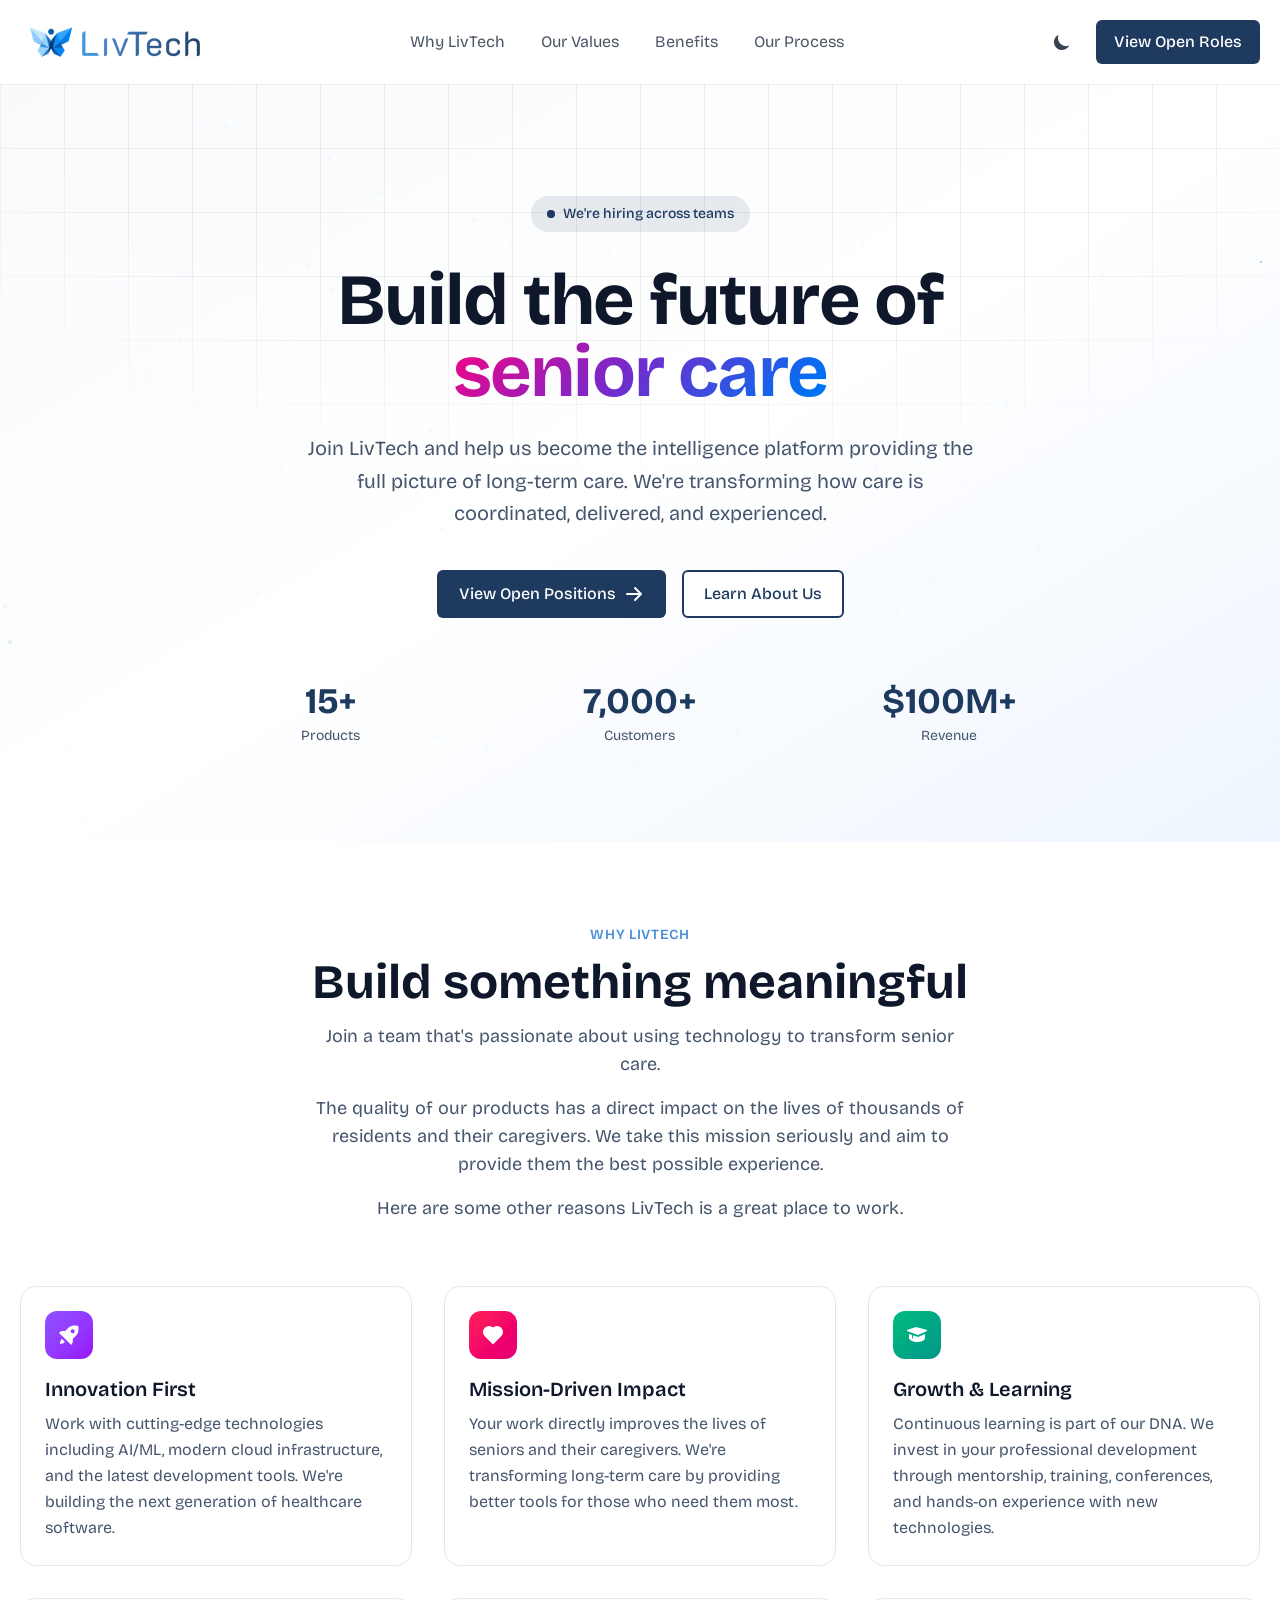
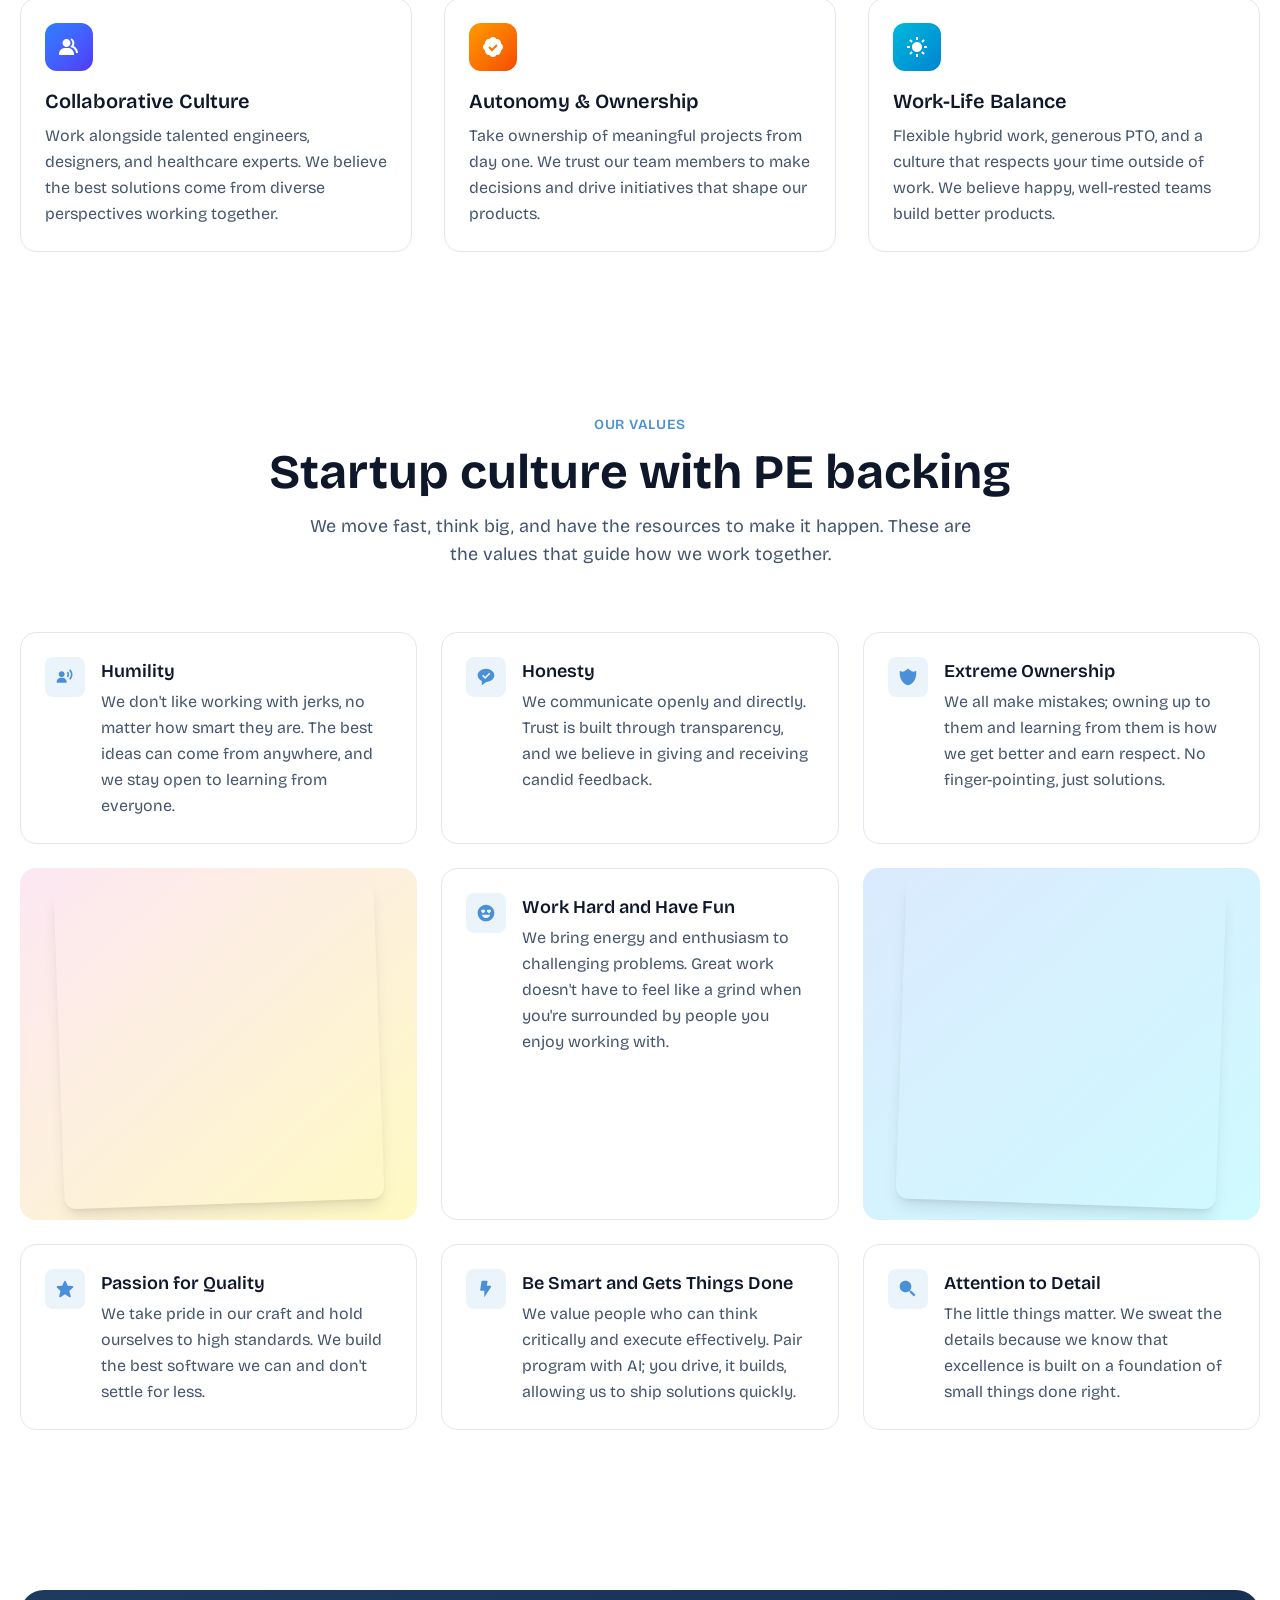
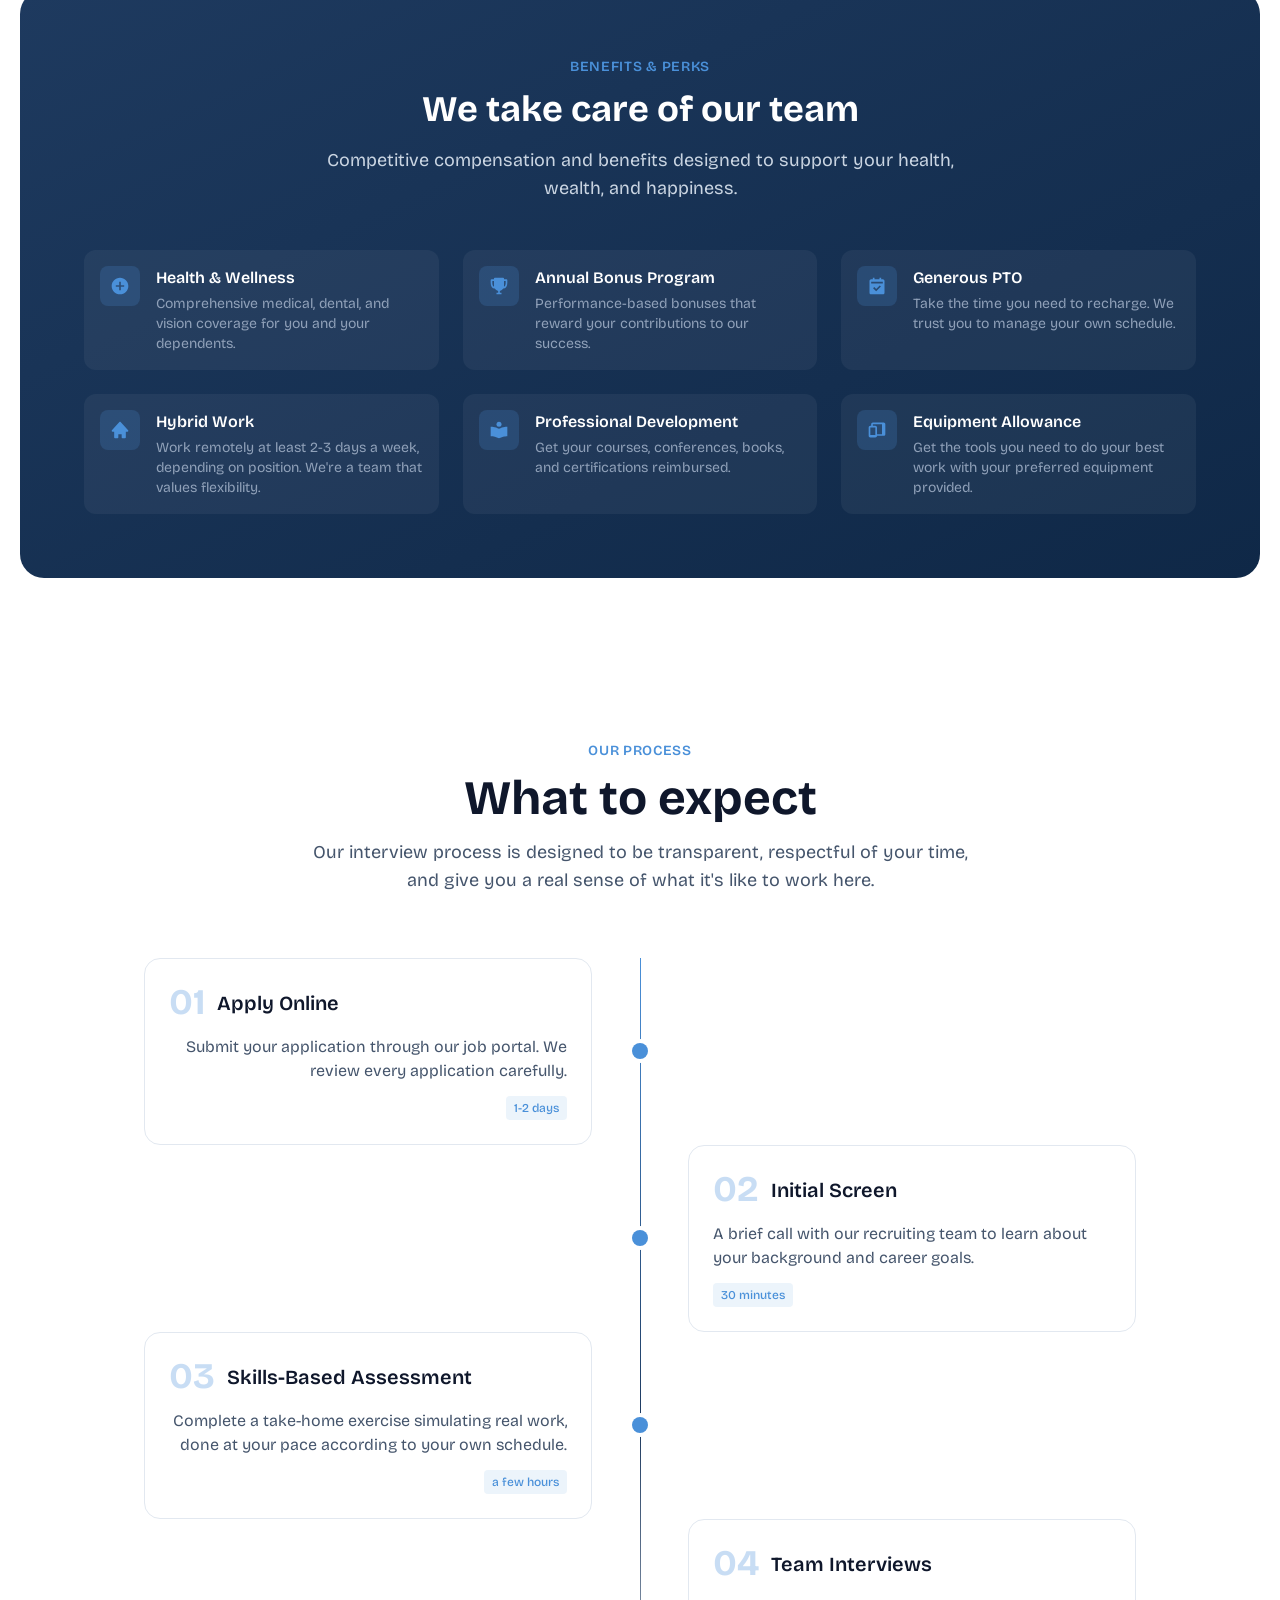
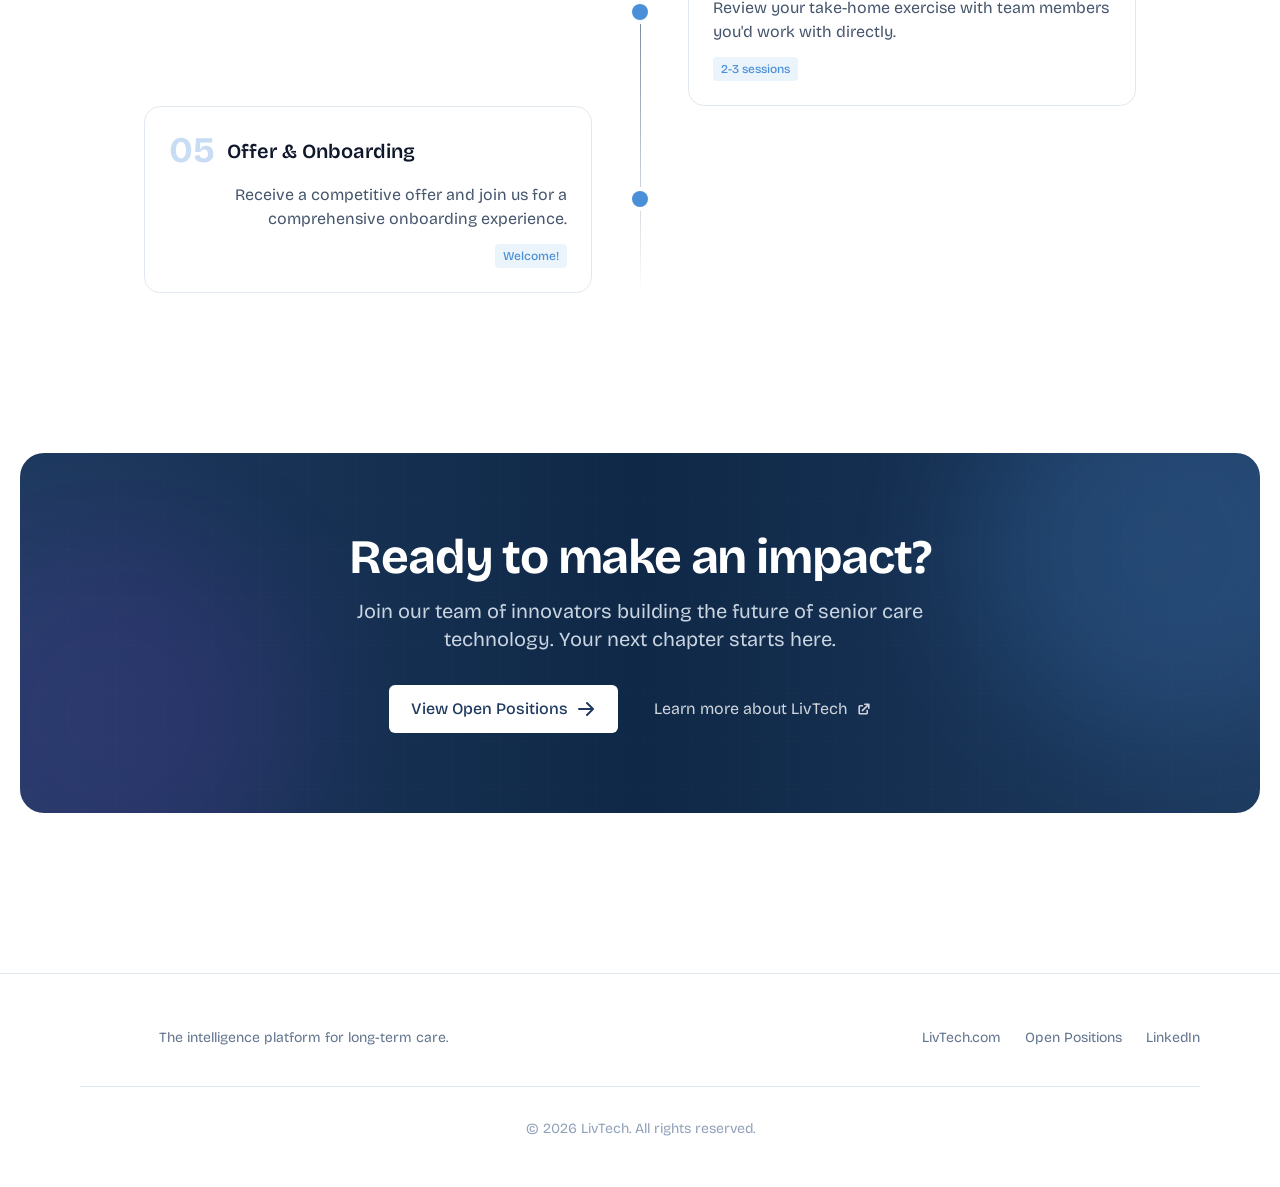
<file: index.html>
<!DOCTYPE html><html lang="en"> <head><script>
      // Initialize theme immediately to prevent flash of wrong theme
      (function() {
        const theme = localStorage.getItem('theme');
        const systemPrefersDark = window.matchMedia('(prefers-color-scheme: dark)').matches;
        if (theme === 'dark' || (!theme && systemPrefersDark)) {
          document.documentElement.classList.add('dark');
        }
      })();
    </script><meta charset="UTF-8"><meta name="viewport" content="width=device-width"><link rel="icon" type="image/png" href="/favicon.png"><meta name="generator" content="Astro v5.16.6"><!-- <link rel="preload" as="image" href={src} alt="Hero" /> --><title>LivTech Careers</title><link rel="canonical" href="https://careers.livtech.com/"><meta name="description" content="Find your next career at LivTech, the intelligence platform providing the full picture of long-term care"><meta name="robots" content="index, follow"><meta name="twitter:card" content="summary_large_image"><meta name="twitter:site" content="https://careers.livtech.com"><meta name="twitter:creator" content="@LivTechHQ"><!--
      openGraph={{
        basic: {
          url: canonicalURL,
          type: "website",
          title: `Astroship - Starter Template for Astro`,
          image: resolvedImageWithDomain,
        },
        image: {
          alt: "Astroship Homepage Screenshot",
        },
      }}
    --><style>@keyframes fade-in{0%{opacity:0}to{opacity:1}}@keyframes fade-in-up{0%{opacity:0;transform:translateY(20px)}to{opacity:1;transform:translateY(0)}}.animate-fade-in[data-astro-cid-zi4ldr3x]{animation:fade-in .6s ease-out forwards;opacity:0}.animate-fade-in-up[data-astro-cid-zi4ldr3x]{animation:fade-in-up .6s ease-out forwards;opacity:0}
</style>
<link rel="stylesheet" href="/assets/index.B6QzMmzm.css"></head> <body> <div class="max-w-(--breakpoint-xl) mx-auto px-5">  <header class="flex flex-col lg:flex-row justify-between items-center my-5">  <div class="flex w-full lg:w-auto items-center justify-between"> <a href="/" class="flex items-center gap-2"> <img src="/assets/livtech_logo.Chu3wyrX_ZnJI5Y.webp" srcset="/assets/livtech_logo.Chu3wyrX_ZnJI5Y.webp 1x, /assets/livtech_logo.Chu3wyrX_2m4hgo.webp 2x" alt="LivTech" loading="lazy" decoding="async" fetchpriority="auto" width="189" height="40" class="w-auto"> </a> <div class="flex items-center gap-2 lg:hidden"> <style>astro-island,astro-slot,astro-static-slot{display:contents}</style><script>(()=>{var e=async t=>{await(await t())()};(self.Astro||(self.Astro={})).load=e;window.dispatchEvent(new Event("astro:load"));})();</script><script>(()=>{var A=Object.defineProperty;var g=(i,o,a)=>o in i?A(i,o,{enumerable:!0,configurable:!0,writable:!0,value:a}):i[o]=a;var d=(i,o,a)=>g(i,typeof o!="symbol"?o+"":o,a);{let i={0:t=>m(t),1:t=>a(t),2:t=>new RegExp(t),3:t=>new Date(t),4:t=>new Map(a(t)),5:t=>new Set(a(t)),6:t=>BigInt(t),7:t=>new URL(t),8:t=>new Uint8Array(t),9:t=>new Uint16Array(t),10:t=>new Uint32Array(t),11:t=>1/0*t},o=t=>{let[l,e]=t;return l in i?i[l](e):void 0},a=t=>t.map(o),m=t=>typeof t!="object"||t===null?t:Object.fromEntries(Object.entries(t).map(([l,e])=>[l,o(e)]));class y extends HTMLElement{constructor(){super(...arguments);d(this,"Component");d(this,"hydrator");d(this,"hydrate",async()=>{var b;if(!this.hydrator||!this.isConnected)return;let e=(b=this.parentElement)==null?void 0:b.closest("astro-island[ssr]");if(e){e.addEventListener("astro:hydrate",this.hydrate,{once:!0});return}let c=this.querySelectorAll("astro-slot"),n={},h=this.querySelectorAll("template[data-astro-template]");for(let r of h){let s=r.closest(this.tagName);s!=null&&s.isSameNode(this)&&(n[r.getAttribute("data-astro-template")||"default"]=r.innerHTML,r.remove())}for(let r of c){let s=r.closest(this.tagName);s!=null&&s.isSameNode(this)&&(n[r.getAttribute("name")||"default"]=r.innerHTML)}let p;try{p=this.hasAttribute("props")?m(JSON.parse(this.getAttribute("props"))):{}}catch(r){let s=this.getAttribute("component-url")||"<unknown>",v=this.getAttribute("component-export");throw v&&(s+=` (export ${v})`),console.error(`[hydrate] Error parsing props for component ${s}`,this.getAttribute("props"),r),r}let u;await this.hydrator(this)(this.Component,p,n,{client:this.getAttribute("client")}),this.removeAttribute("ssr"),this.dispatchEvent(new CustomEvent("astro:hydrate"))});d(this,"unmount",()=>{this.isConnected||this.dispatchEvent(new CustomEvent("astro:unmount"))})}disconnectedCallback(){document.removeEventListener("astro:after-swap",this.unmount),document.addEventListener("astro:after-swap",this.unmount,{once:!0})}connectedCallback(){if(!this.hasAttribute("await-children")||document.readyState==="interactive"||document.readyState==="complete")this.childrenConnectedCallback();else{let e=()=>{document.removeEventListener("DOMContentLoaded",e),c.disconnect(),this.childrenConnectedCallback()},c=new MutationObserver(()=>{var n;((n=this.lastChild)==null?void 0:n.nodeType)===Node.COMMENT_NODE&&this.lastChild.nodeValue==="astro:end"&&(this.lastChild.remove(),e())});c.observe(this,{childList:!0}),document.addEventListener("DOMContentLoaded",e)}}async childrenConnectedCallback(){let e=this.getAttribute("before-hydration-url");e&&await import(e),this.start()}async start(){let e=JSON.parse(this.getAttribute("opts")),c=this.getAttribute("client");if(Astro[c]===void 0){window.addEventListener(`astro:${c}`,()=>this.start(),{once:!0});return}try{await Astro[c](async()=>{let n=this.getAttribute("renderer-url"),[h,{default:p}]=await Promise.all([import(this.getAttribute("component-url")),n?import(n):()=>()=>{}]),u=this.getAttribute("component-export")||"default";if(!u.includes("."))this.Component=h[u];else{this.Component=h;for(let f of u.split("."))this.Component=this.Component[f]}return this.hydrator=p,this.hydrate},e,this)}catch(n){console.error(`[astro-island] Error hydrating ${this.getAttribute("component-url")}`,n)}}attributeChangedCallback(){this.hydrate()}}d(y,"observedAttributes",["props"]),customElements.get("astro-island")||customElements.define("astro-island",y)}})();</script><astro-island uid="Z1l54Lp" prefix="r8" component-url="/assets/theme-toggle.fCNI143u.js" component-export="default" renderer-url="/assets/client.D_Es0amM.js" props="{}" ssr client="load" opts="{&quot;name&quot;:&quot;ThemeToggle&quot;,&quot;value&quot;:true}" await-children><button class="p-2 rounded-lg hover:bg-gray-100 dark:hover:bg-gray-800 transition-colors" aria-label="Toggle theme" type="button"><svg class="w-5 h-5 text-gray-700" fill="currentColor" viewBox="0 0 20 20"><path d="M17.293 13.293A8 8 0 016.707 2.707a8.001 8.001 0 1010.586 10.586z"></path></svg><span class="sr-only">Toggle theme</span></button><!--astro:end--></astro-island> <button id="astronav-menu" aria-label="Toggle Menu">  <svg fill="currentColor" class="w-4 h-4 text-gray-800 dark:text-gray-200" width="24" height="24" viewBox="0 0 24 24" xmlns="http://www.w3.org/2000/svg"> <title>Toggle Menu</title> <path class="astronav-close-icon astronav-toggle hidden" fill-rule="evenodd" clip-rule="evenodd" d="M18.278 16.864a1 1 0 01-1.414 1.414l-4.829-4.828-4.828 4.828a1 1 0 01-1.414-1.414l4.828-4.829-4.828-4.828a1 1 0 011.414-1.414l4.829 4.828 4.828-4.828a1 1 0 111.414 1.414l-4.828 4.829 4.828 4.828z"></path> <path class="astronav-open-icon astronav-toggle" fill-rule="evenodd" d="M4 5h16a1 1 0 010 2H4a1 1 0 110-2zm0 6h16a1 1 0 010 2H4a1 1 0 010-2zm0 6h16a1 1 0 010 2H4a1 1 0 010-2z"></path> </svg>  </button> </div> </div> <nav class="astronav-items astronav-toggle hidden w-full lg:w-auto mt-2 lg:flex lg:mt-0">  <ul class="flex flex-col lg:flex-row lg:gap-3"> <li> <a href="#why-livtech" class="flex lg:px-3 py-2 items-center text-gray-600 hover:text-gray-900 dark:text-gray-300 dark:hover:text-white transition-colors"> <span>Why LivTech</span> </a> </li><li> <a href="#values" class="flex lg:px-3 py-2 items-center text-gray-600 hover:text-gray-900 dark:text-gray-300 dark:hover:text-white transition-colors"> <span>Our Values</span> </a> </li><li> <a href="#benefits" class="flex lg:px-3 py-2 items-center text-gray-600 hover:text-gray-900 dark:text-gray-300 dark:hover:text-white transition-colors"> <span>Benefits</span> </a> </li><li> <a href="#process" class="flex lg:px-3 py-2 items-center text-gray-600 hover:text-gray-900 dark:text-gray-300 dark:hover:text-white transition-colors"> <span>Our Process</span> </a> </li> </ul> <div class="lg:hidden flex items-center mt-3 gap-4"> <astro-island uid="10YWa7" prefix="r11" component-url="/assets/interactive-link.BosnKhRL.js" component-export="default" renderer-url="/assets/client.D_Es0amM.js" props="{&quot;href&quot;:[0,&quot;https://jobs.ashbyhq.com/livtech&quot;],&quot;target&quot;:[0,&quot;_blank&quot;],&quot;size&quot;:[0,&quot;md&quot;],&quot;block&quot;:[0,true]}" ssr client="load" opts="{&quot;name&quot;:&quot;InteractiveLink&quot;,&quot;value&quot;:true}" await-children><a class="group relative rounded-md text-center focus-visible:ring-2 ring-offset-2 ring-[var(--color-livtech-accent)] font-medium overflow-hidden px-4 py-2 bg-[var(--color-livtech-navy)] dark:bg-[var(--color-livtech-accent)] text-white dark:text-slate-900 border-2 border-transparent w-full" href="https://jobs.ashbyhq.com/livtech" target="_blank"><div class="absolute left-3 top-1/2 -translate-y-1/2 h-2 w-2 rounded-full transition-transform duration-300 ease-out scale-0 group-hover:scale-[200] z-0 bg-[var(--color-livtech-accent)] dark:bg-[var(--color-livtech-navy)]"></div><span class="relative z-10 flex items-center justify-center gap-2 transition-colors duration-300 group-hover:text-white dark:group-hover:text-white"><astro-slot>
View Open Roles
</astro-slot></span></a><!--astro:end--></astro-island> </div>  </nav>  <script>(function(){const closeOnClick = false;

["DOMContentLoaded", "astro:after-swap"].forEach((event) => {
  document.addEventListener(event, addListeners);
});

// Function to clone and replace elements
function cloneAndReplace(element) {
  const clone = element.cloneNode(true);
  element.parentNode.replaceChild(clone, element);
}

function addListeners() {
  // Clean up existing listeners
  const oldMenuButton = document.getElementById("astronav-menu");
  if (oldMenuButton) {
    cloneAndReplace(oldMenuButton);
  }

  const oldDropdownMenus = document.querySelectorAll(".astronav-dropdown");
  oldDropdownMenus.forEach((menu) => {
    cloneAndReplace(menu);
  });

  // Mobile nav toggle
  const menuButton = document.getElementById("astronav-menu");
  menuButton && menuButton.addEventListener("click", toggleMobileNav);

  // Dropdown menus
  const dropdownMenus = document.querySelectorAll(".astronav-dropdown");
  dropdownMenus.forEach((menu) => {
    const button = menu.querySelector("button");
    button &&
      button.addEventListener("click", (event) =>
        toggleDropdownMenu(event, menu, dropdownMenus)
      );

    // Handle Submenu Dropdowns
    const dropDownSubmenus = menu.querySelectorAll(
      ".astronav-dropdown-submenu"
    );

    dropDownSubmenus.forEach((submenu) => {
      const submenuButton = submenu.querySelector("button");
      submenuButton &&
        submenuButton.addEventListener("click", (event) => {
          event.stopImmediatePropagation();
          toggleSubmenuDropdown(event, submenu);
        });
    });
  });

  // Clicking away from dropdown will remove the dropdown class
  document.addEventListener("click", closeAllDropdowns);

  if (closeOnClick) {
    handleCloseOnClick();
  }
}

function toggleMobileNav() {
  [...document.querySelectorAll(".astronav-toggle")].forEach((el) => {
    el.classList.toggle("hidden");
  });
}

function toggleDropdownMenu(event, menu, dropdownMenus) {
  toggleMenu(menu);

  // Close one dropdown when selecting another
  Array.from(dropdownMenus)
    .filter((el) => el !== menu && !menu.contains(el))
    .forEach(closeMenu);

  event.stopPropagation();
}

function toggleSubmenuDropdown(event, submenu) {
  event.stopPropagation();
  toggleMenu(submenu);

  // Close sibling submenus at the same nesting level
  const siblingSubmenus = submenu
    .closest(".astronav-dropdown")
    .querySelectorAll(".astronav-dropdown-submenu");
  Array.from(siblingSubmenus)
    .filter((el) => el !== submenu && !submenu.contains(el))
    .forEach(closeMenu);
}

function closeAllDropdowns(event) {
  const dropdownMenus = document.querySelectorAll(".dropdown-toggle");
  const dropdownParent = document.querySelectorAll(
    ".astronav-dropdown, .astronav-dropdown-submenu"
  );
  const isButtonInsideDropdown = [
    ...document.querySelectorAll(
      `.astronav-dropdown button, .astronav-dropdown label, .astronav-dropdown input,
	  .astronav-dropdown-submenu button, .astronav-dropdown-submenu label, .astronav-dropdown-submenu input,
	  #astronav-menu`
    ),
  ].some((button) => button.contains(event.target));
  if (!isButtonInsideDropdown) {
    dropdownMenus.forEach((d) => {
      // console.log("I ran", d);
      // if (!d.contains(event.target)) {
      d.classList.remove("open");
      d.removeAttribute("open");
      d.classList.add("hidden");
      // }
    });
    dropdownParent.forEach((d) => {
      d.classList.remove("open");
      d.removeAttribute("open");
      d.setAttribute("aria-expanded", "false");
    });
  }
}

function toggleMenu(menu) {
  menu.classList.toggle("open");
  const expanded = menu.getAttribute("aria-expanded") === "true";
  menu.setAttribute("aria-expanded", expanded ? "false" : "true");
  menu.hasAttribute("open")
    ? menu.removeAttribute("open")
    : menu.setAttribute("open", "");

  const dropdownToggle = menu.querySelector(".dropdown-toggle");
  const dropdownExpanded = dropdownToggle.getAttribute("aria-expanded");
  dropdownToggle.classList.toggle("hidden");
  dropdownToggle.setAttribute(
    "aria-expanded",
    dropdownExpanded === "true" ? "false" : "true"
  );
}

function closeMenu(menu) {
  // console.log("closing", menu);
  menu.classList.remove("open");
  menu.removeAttribute("open");
  menu.setAttribute("aria-expanded", "false");
  const dropdownToggles = menu.querySelectorAll(".dropdown-toggle");
  dropdownToggles.forEach((toggle) => {
    toggle.classList.add("hidden");
    toggle.setAttribute("aria-expanded", "false");
  });
}

function handleCloseOnClick() {
  const navMenuItems = document.querySelector(".astronav-items");
  const navToggle = document.getElementById("astronav-menu");
  const navLink = navMenuItems && navMenuItems.querySelectorAll("a");

  const MenuIcons = navToggle.querySelectorAll(".astronav-toggle");

  navLink &&
    navLink.forEach((item) => {
      item.addEventListener("click", () => {
        navMenuItems?.classList.add("hidden");
        MenuIcons.forEach((el) => {
          el.classList.toggle("hidden");
        });
      });
    });
}
})();</script> <div class="hidden lg:flex items-center gap-4"> <astro-island uid="Z1l54Lp" prefix="r9" component-url="/assets/theme-toggle.fCNI143u.js" component-export="default" renderer-url="/assets/client.D_Es0amM.js" props="{}" ssr client="load" opts="{&quot;name&quot;:&quot;ThemeToggle&quot;,&quot;value&quot;:true}" await-children><button class="p-2 rounded-lg hover:bg-gray-100 dark:hover:bg-gray-800 transition-colors" aria-label="Toggle theme" type="button"><svg class="w-5 h-5 text-gray-700" fill="currentColor" viewBox="0 0 20 20"><path d="M17.293 13.293A8 8 0 016.707 2.707a8.001 8.001 0 1010.586 10.586z"></path></svg><span class="sr-only">Toggle theme</span></button><!--astro:end--></astro-island> <astro-island uid="2mL7SG" prefix="r12" component-url="/assets/interactive-link.BosnKhRL.js" component-export="default" renderer-url="/assets/client.D_Es0amM.js" props="{&quot;href&quot;:[0,&quot;https://jobs.ashbyhq.com/livtech&quot;],&quot;target&quot;:[0,&quot;_blank&quot;],&quot;size&quot;:[0,&quot;md&quot;]}" ssr client="load" opts="{&quot;name&quot;:&quot;InteractiveLink&quot;,&quot;value&quot;:true}" await-children><a class="group relative rounded-md text-center focus-visible:ring-2 ring-offset-2 ring-[var(--color-livtech-accent)] font-medium overflow-hidden px-4 py-2 bg-[var(--color-livtech-navy)] dark:bg-[var(--color-livtech-accent)] text-white dark:text-slate-900 border-2 border-transparent" href="https://jobs.ashbyhq.com/livtech" target="_blank"><div class="absolute left-3 top-1/2 -translate-y-1/2 h-2 w-2 rounded-full transition-transform duration-300 ease-out scale-0 group-hover:scale-[200] z-0 bg-[var(--color-livtech-accent)] dark:bg-[var(--color-livtech-navy)]"></div><span class="relative z-10 flex items-center justify-center gap-2 transition-colors duration-300 group-hover:text-white dark:group-hover:text-white"><astro-slot>
View Open Roles
</astro-slot></span></a><!--astro:end--></astro-island> </div> </header>  </div>  <main class="relative overflow-hidden" data-astro-cid-zi4ldr3x> <!-- Background gradient --> <div class="absolute inset-0 bg-gradient-to-br from-slate-50 via-white to-blue-50 dark:from-slate-950 dark:via-slate-900 dark:to-slate-800 -z-10" data-astro-cid-zi4ldr3x></div> <!-- Animated grid pattern --> <div class="absolute inset-0 bg-[linear-gradient(to_right,#8882_1px,transparent_1px),linear-gradient(to_bottom,#8882_1px,transparent_1px)] bg-[size:4rem_4rem] [mask-image:radial-gradient(ellipse_60%_50%_at_50%_0%,#000_70%,transparent_110%)] -z-10" data-astro-cid-zi4ldr3x></div> <!-- Particles background --> <astro-island uid="Z2tFdvS" prefix="r10" component-url="/assets/particles.Cyu9ZL_R.js" component-export="default" renderer-url="/assets/client.D_Es0amM.js" props="{&quot;className&quot;:[0,&quot;absolute inset-0 -z-5&quot;],&quot;quantity&quot;:[0,80],&quot;staticity&quot;:[0,30],&quot;ease&quot;:[0,80],&quot;color&quot;:[0,&quot;#4a90d9&quot;],&quot;data-astro-cid-zi4ldr3x&quot;:[0,true]}" ssr client="load" opts="{&quot;name&quot;:&quot;Particles&quot;,&quot;value&quot;:true}" await-children><div class="pointer-events-none absolute inset-0 -z-5"><canvas></canvas></div><!--astro:end--></astro-island> <div class="pt-20 pb-16 md:pt-28 md:pb-24 px-4" data-astro-cid-zi4ldr3x> <div class="max-w-4xl mx-auto text-center" data-astro-cid-zi4ldr3x> <!-- Badge --> <div class="inline-flex items-center gap-2 px-4 py-2 rounded-full bg-[var(--color-livtech-navy)]/10 dark:bg-[var(--color-livtech-accent)]/20 text-[var(--color-livtech-navy)] dark:text-[var(--color-livtech-accent)] text-sm font-medium mb-8 animate-fade-in" data-astro-cid-zi4ldr3x> <span class="relative flex h-2 w-2" data-astro-cid-zi4ldr3x> <span class="animate-ping absolute inline-flex h-full w-full rounded-full bg-[var(--color-livtech-accent)] opacity-75" data-astro-cid-zi4ldr3x></span> <span class="relative inline-flex rounded-full h-2 w-2 bg-[var(--color-livtech-navy)] dark:bg-[var(--color-livtech-accent)]" data-astro-cid-zi4ldr3x></span> </span>
We're hiring across teams
</div> <!-- Main headline --> <h1 class="text-4xl sm:text-5xl lg:text-6xl xl:text-7xl font-bold tracking-tight text-slate-900 dark:text-white mb-6 animate-fade-in-up" style="animation-delay: 100ms;" data-astro-cid-zi4ldr3x>
Build the future of
<!-- <div class="text-transparent bg-clip-text bg-gradient-to-r from-[var(--color-livtech-navy)] to-[var(--color-livtech-accent)] dark:from-[var(--color-livtech-accent)] dark:to-blue-400">
          senior care
        </div> --> <span class="relative inline-block "><span class="sr-only">senior care</span><span class="animate-aurora relative bg-[length:200%_auto] bg-clip-text text-transparent" style="background-image:linear-gradient(135deg, #FF0080, #7928CA, #0070F3, #38bdf8, #FF0080);-webkit-background-clip:text;-webkit-text-fill-color:transparent;animation-duration:10s" aria-hidden="true">senior care</span></span> </h1> <!-- Subheadline --> <p class="text-lg sm:text-xl text-slate-600 dark:text-slate-300 max-w-2xl mx-auto mb-10 leading-relaxed animate-fade-in-up" style="animation-delay: 200ms;" data-astro-cid-zi4ldr3x>
Join LivTech and help us become the intelligence platform providing the
        full picture of long-term care. We're transforming how care is
        coordinated, delivered, and experienced.
</p> <!-- CTA buttons --> <div class="flex flex-col sm:flex-row gap-4 justify-center animate-fade-in-up" style="animation-delay: 300ms;" data-astro-cid-zi4ldr3x> <astro-island uid="1AYKzs" prefix="r13" component-url="/assets/interactive-link.BosnKhRL.js" component-export="default" renderer-url="/assets/client.D_Es0amM.js" props="{&quot;href&quot;:[0,&quot;https://jobs.ashbyhq.com/livtech&quot;],&quot;target&quot;:[0,&quot;_blank&quot;],&quot;size&quot;:[0,&quot;lg&quot;],&quot;data-astro-cid-zi4ldr3x&quot;:[0,true]}" ssr client="load" opts="{&quot;name&quot;:&quot;InteractiveLink&quot;,&quot;value&quot;:true}" await-children><a class="group relative rounded-md text-center focus-visible:ring-2 ring-offset-2 ring-[var(--color-livtech-accent)] font-medium overflow-hidden px-5 py-2.5 bg-[var(--color-livtech-navy)] dark:bg-[var(--color-livtech-accent)] text-white dark:text-slate-900 border-2 border-transparent" href="https://jobs.ashbyhq.com/livtech" target="_blank" data-astro-cid-zi4ldr3x="true"><div class="absolute left-3 top-1/2 -translate-y-1/2 h-2 w-2 rounded-full transition-transform duration-300 ease-out scale-0 group-hover:scale-[200] z-0 bg-[var(--color-livtech-accent)] dark:bg-[var(--color-livtech-navy)]"></div><span class="relative z-10 flex items-center justify-center gap-2 transition-colors duration-300 group-hover:text-white dark:group-hover:text-white"><astro-slot>
View Open Positions
<svg xmlns="http://www.w3.org/2000/svg" class="h-5 w-5" viewBox="0 0 20 20" fill="currentColor" data-astro-cid-zi4ldr3x> <path fill-rule="evenodd" d="M10.293 3.293a1 1 0 011.414 0l6 6a1 1 0 010 1.414l-6 6a1 1 0 01-1.414-1.414L14.586 11H3a1 1 0 110-2h11.586l-4.293-4.293a1 1 0 010-1.414z" clip-rule="evenodd" data-astro-cid-zi4ldr3x></path> </svg> </astro-slot></span></a><!--astro:end--></astro-island> <a href="#why-livtech" data-astro-cid-zi4ldr3x="true" class="rounded-md text-center transition-all duration-200 focus-visible:ring-2 ring-offset-2 ring-[var(--color-livtech-accent)] font-medium px-5 py-2.5 bg-white dark:bg-transparent border-2 border-[var(--color-livtech-navy)] dark:border-[var(--color-livtech-accent)] hover:bg-gray-100 dark:hover:bg-slate-800 text-[var(--color-livtech-navy)] dark:text-[var(--color-livtech-accent)]">
Learn About Us
 </a> </div> <!-- Stats --> <div class="mt-16 grid grid-cols-3 md:grid-cols-3 gap-8 animate-fade-in-up" style="animation-delay: 400ms;" data-astro-cid-zi4ldr3x> <!-- <div class="text-center group">
          <div
            class="text-3xl md:text-4xl font-bold text-[var(--color-livtech-navy)] dark:text-[var(--color-livtech-accent)] transition-transform group-hover:scale-110">
            3+
          </div>
          <div class="text-sm text-slate-600 dark:text-slate-400 mt-1">
            Markets
          </div>
        </div> --> <div class="text-center group" data-astro-cid-zi4ldr3x> <div class="text-3xl md:text-4xl font-bold text-[var(--color-livtech-navy)] dark:text-[var(--color-livtech-accent)] transition-transform group-hover:scale-110" data-astro-cid-zi4ldr3x>
15+
</div> <div class="text-sm text-slate-600 dark:text-slate-400 mt-1" data-astro-cid-zi4ldr3x>
Products
</div> </div> <div class="text-center group" data-astro-cid-zi4ldr3x> <div class="text-3xl md:text-4xl font-bold text-[var(--color-livtech-navy)] dark:text-[var(--color-livtech-accent)] transition-transform group-hover:scale-110" data-astro-cid-zi4ldr3x>
7,000+
</div> <div class="text-sm text-slate-600 dark:text-slate-400 mt-1" data-astro-cid-zi4ldr3x>
Customers
</div> </div> <div class="text-center group" data-astro-cid-zi4ldr3x> <div class="text-3xl md:text-4xl font-bold text-[var(--color-livtech-navy)] dark:text-[var(--color-livtech-accent)] transition-transform group-hover:scale-110" data-astro-cid-zi4ldr3x>
$100M+
</div> <div class="text-sm text-slate-600 dark:text-slate-400 mt-1" data-astro-cid-zi4ldr3x>
Revenue
</div> </div> </div> </div> </div> </main>  <div class="max-w-(--breakpoint-xl) mx-auto px-5">  <section id="why-livtech" class="py-20 scroll-mt-20"> <div class="text-center mb-16"> <span class="text-[var(--color-livtech-accent)] font-semibold text-sm uppercase tracking-wider">Why LivTech</span> <h2 class="text-3xl lg:text-5xl font-bold mt-3 text-slate-900 dark:text-white">
Build something meaningful
</h2> <p class="text-lg mt-4 text-slate-600 dark:text-slate-400 max-w-2xl mx-auto">
Join a team that's passionate about using technology to transform senior care.
</p> <p class="text-lg mt-4 text-slate-600 dark:text-slate-400 max-w-2xl mx-auto">
The quality of our products has a direct impact on the lives of thousands of residents and their caregivers. We take this mission seriously and aim to provide them the best possible experience.
</p> <p class="text-lg mt-4 text-slate-600 dark:text-slate-400 max-w-2xl mx-auto">
Here are some other reasons LivTech is a great place to work.
</p> </div> <div class="grid md:grid-cols-2 lg:grid-cols-3 gap-8"> <div class="group relative p-6 bg-white dark:bg-slate-900 rounded-2xl border border-slate-200 dark:border-slate-800 hover:border-[var(--color-livtech-accent)]/50 dark:hover:border-[var(--color-livtech-accent)]/50 transition-all duration-300 hover:shadow-lg hover:shadow-[var(--color-livtech-accent)]/10"> <div class="inline-flex items-center justify-center w-12 h-12 rounded-xl bg-gradient-to-br from-violet-500 to-purple-600 mb-4"> <svg width="1em" height="1em" class="text-white w-6 h-6" data-icon="bx:bxs-rocket">   <symbol id="ai:bx:bxs-rocket" viewBox="0 0 24 24"><path d="M15.78 15.84S18.64 13 19.61 12c3.07-3 1.54-9.18 1.54-9.18S15 1.29 12 4.36C9.66 6.64 8.14 8.22 8.14 8.22S4.3 7.42 2 9.72L14.25 22c2.3-2.33 1.53-6.16 1.53-6.16zm-1.5-9a2 2 0 0 1 2.83 0a2 2 0 1 1-2.83 0zM3 21a7.81 7.81 0 0 0 5-2l-3-3c-2 1-2 5-2 5z" fill="currentColor"/></symbol><use href="#ai:bx:bxs-rocket"></use>  </svg> </div> <h3 class="font-semibold text-xl text-slate-900 dark:text-white mb-2">Innovation First</h3> <p class="text-slate-600 dark:text-slate-400 leading-relaxed">Work with cutting-edge technologies including AI/ML, modern cloud infrastructure, and the latest development tools. We&#39;re building the next generation of healthcare software.</p> </div><div class="group relative p-6 bg-white dark:bg-slate-900 rounded-2xl border border-slate-200 dark:border-slate-800 hover:border-[var(--color-livtech-accent)]/50 dark:hover:border-[var(--color-livtech-accent)]/50 transition-all duration-300 hover:shadow-lg hover:shadow-[var(--color-livtech-accent)]/10"> <div class="inline-flex items-center justify-center w-12 h-12 rounded-xl bg-gradient-to-br from-rose-500 to-pink-600 mb-4"> <svg width="1em" height="1em" class="text-white w-6 h-6" data-icon="bx:bxs-heart">   <symbol id="ai:bx:bxs-heart" viewBox="0 0 24 24"><path d="M20.205 4.791a5.938 5.938 0 0 0-4.209-1.754A5.906 5.906 0 0 0 12 4.595a5.904 5.904 0 0 0-3.996-1.558a5.942 5.942 0 0 0-4.213 1.758c-2.353 2.363-2.352 6.059.002 8.412L12 21.414l8.207-8.207c2.354-2.353 2.355-6.049-.002-8.416z" fill="currentColor"/></symbol><use href="#ai:bx:bxs-heart"></use>  </svg> </div> <h3 class="font-semibold text-xl text-slate-900 dark:text-white mb-2">Mission-Driven Impact</h3> <p class="text-slate-600 dark:text-slate-400 leading-relaxed">Your work directly improves the lives of seniors and their caregivers. We&#39;re transforming long-term care by providing better tools for those who need them most.</p> </div><div class="group relative p-6 bg-white dark:bg-slate-900 rounded-2xl border border-slate-200 dark:border-slate-800 hover:border-[var(--color-livtech-accent)]/50 dark:hover:border-[var(--color-livtech-accent)]/50 transition-all duration-300 hover:shadow-lg hover:shadow-[var(--color-livtech-accent)]/10"> <div class="inline-flex items-center justify-center w-12 h-12 rounded-xl bg-gradient-to-br from-emerald-500 to-teal-600 mb-4"> <svg width="1em" height="1em" class="text-white w-6 h-6" data-icon="bx:bxs-graduation">   <symbol id="ai:bx:bxs-graduation" viewBox="0 0 24 24"><path d="M2 7v1l11 4l9-4V7L11 4z" fill="currentColor"/><path d="M4 11v4.267c0 1.621 4.001 3.893 9 3.734c4-.126 6.586-1.972 7-3.467c.024-.089.037-.178.037-.268V11L13 14l-5-1.667v3.213l-1-.364V12l-3-1z" fill="currentColor"/></symbol><use href="#ai:bx:bxs-graduation"></use>  </svg> </div> <h3 class="font-semibold text-xl text-slate-900 dark:text-white mb-2">Growth &amp; Learning</h3> <p class="text-slate-600 dark:text-slate-400 leading-relaxed">Continuous learning is part of our DNA. We invest in your professional development through mentorship, training, conferences, and hands-on experience with new technologies.</p> </div><div class="group relative p-6 bg-white dark:bg-slate-900 rounded-2xl border border-slate-200 dark:border-slate-800 hover:border-[var(--color-livtech-accent)]/50 dark:hover:border-[var(--color-livtech-accent)]/50 transition-all duration-300 hover:shadow-lg hover:shadow-[var(--color-livtech-accent)]/10"> <div class="inline-flex items-center justify-center w-12 h-12 rounded-xl bg-gradient-to-br from-blue-500 to-indigo-600 mb-4"> <svg width="1em" height="1em" class="text-white w-6 h-6" data-icon="bx:bxs-group">   <symbol id="ai:bx:bxs-group" viewBox="0 0 24 24"><path d="M9.5 12c2.206 0 4-1.794 4-4s-1.794-4-4-4s-4 1.794-4 4s1.794 4 4 4zm1.5 1H8c-3.309 0-6 2.691-6 6v1h15v-1c0-3.309-2.691-6-6-6z" fill="currentColor"/><path d="M16.604 11.048a5.67 5.67 0 0 0 .751-3.44c-.179-1.784-1.175-3.361-2.803-4.44l-1.105 1.666c1.119.742 1.8 1.799 1.918 2.974a3.693 3.693 0 0 1-1.072 2.986l-1.192 1.192l1.618.475C18.951 13.701 19 17.957 19 18h2c0-1.789-.956-5.285-4.396-6.952z" fill="currentColor"/></symbol><use href="#ai:bx:bxs-group"></use>  </svg> </div> <h3 class="font-semibold text-xl text-slate-900 dark:text-white mb-2">Collaborative Culture</h3> <p class="text-slate-600 dark:text-slate-400 leading-relaxed">Work alongside talented engineers, designers, and healthcare experts. We believe the best solutions come from diverse perspectives working together.</p> </div><div class="group relative p-6 bg-white dark:bg-slate-900 rounded-2xl border border-slate-200 dark:border-slate-800 hover:border-[var(--color-livtech-accent)]/50 dark:hover:border-[var(--color-livtech-accent)]/50 transition-all duration-300 hover:shadow-lg hover:shadow-[var(--color-livtech-accent)]/10"> <div class="inline-flex items-center justify-center w-12 h-12 rounded-xl bg-gradient-to-br from-amber-500 to-orange-600 mb-4"> <svg width="1em" height="1em" class="text-white w-6 h-6" data-icon="bx:bxs-badge-check">   <symbol id="ai:bx:bxs-badge-check" viewBox="0 0 24 24"><path d="M19.965 8.521C19.988 8.347 20 8.173 20 8c0-2.379-2.143-4.288-4.521-3.965C14.786 2.802 13.466 2 12 2s-2.786.802-3.479 2.035C6.138 3.712 4 5.621 4 8c0 .173.012.347.035.521C2.802 9.215 2 10.535 2 12s.802 2.785 2.035 3.479A3.976 3.976 0 0 0 4 16c0 2.379 2.138 4.283 4.521 3.965C9.214 21.198 10.534 22 12 22s2.786-.802 3.479-2.035C17.857 20.283 20 18.379 20 16c0-.173-.012-.347-.035-.521C21.198 14.785 22 13.465 22 12s-.802-2.785-2.035-3.479zm-9.01 7.895l-3.667-3.714l1.424-1.404l2.257 2.286l4.327-4.294l1.408 1.42l-5.749 5.706z" fill="currentColor"/></symbol><use href="#ai:bx:bxs-badge-check"></use>  </svg> </div> <h3 class="font-semibold text-xl text-slate-900 dark:text-white mb-2">Autonomy &amp; Ownership</h3> <p class="text-slate-600 dark:text-slate-400 leading-relaxed">Take ownership of meaningful projects from day one. We trust our team members to make decisions and drive initiatives that shape our products.</p> </div><div class="group relative p-6 bg-white dark:bg-slate-900 rounded-2xl border border-slate-200 dark:border-slate-800 hover:border-[var(--color-livtech-accent)]/50 dark:hover:border-[var(--color-livtech-accent)]/50 transition-all duration-300 hover:shadow-lg hover:shadow-[var(--color-livtech-accent)]/10"> <div class="inline-flex items-center justify-center w-12 h-12 rounded-xl bg-gradient-to-br from-cyan-500 to-sky-600 mb-4"> <svg width="1em" height="1em" class="text-white w-6 h-6" data-icon="bx:bxs-sun">   <symbol id="ai:bx:bxs-sun" viewBox="0 0 24 24"><path d="M6.995 12c0 2.761 2.246 5.007 5.007 5.007s5.007-2.246 5.007-5.007s-2.246-5.007-5.007-5.007S6.995 9.239 6.995 12zM11 19h2v3h-2zm0-17h2v3h-2zm-9 9h3v2H2zm17 0h3v2h-3zM5.637 19.778l-1.414-1.414l2.121-2.121l1.414 1.414zM16.242 6.344l2.122-2.122l1.414 1.414l-2.122 2.122zM6.344 7.759L4.223 5.637l1.415-1.414l2.12 2.122zm13.434 10.605l-1.414 1.414l-2.122-2.122l1.414-1.414z" fill="currentColor"/></symbol><use href="#ai:bx:bxs-sun"></use>  </svg> </div> <h3 class="font-semibold text-xl text-slate-900 dark:text-white mb-2">Work-Life Balance</h3> <p class="text-slate-600 dark:text-slate-400 leading-relaxed">Flexible hybrid work, generous PTO, and a culture that respects your time outside of work. We believe happy, well-rested teams build better products.</p> </div> </div> </section> <section id="values" class="py-20 scroll-mt-20"> <div class="text-center mb-16"> <span class="text-[var(--color-livtech-accent)] font-semibold text-sm uppercase tracking-wider">Our Values</span> <h2 class="text-3xl lg:text-5xl font-bold mt-3 text-slate-900 dark:text-white">
Startup culture with PE backing
</h2> <p class="text-lg mt-4 text-slate-600 dark:text-slate-400 max-w-2xl mx-auto">
We move fast, think big, and have the resources to make it happen. These are the values that guide how we work together.
</p> </div> <div class="grid md:grid-cols-2 lg:grid-cols-3 gap-6">  <div class="flex gap-4 p-6 bg-white dark:bg-slate-900 rounded-2xl border border-slate-200 dark:border-slate-800 hover:border-[var(--color-livtech-accent)]/50 dark:hover:border-[var(--color-livtech-accent)]/50 transition-all duration-300 hover:shadow-lg hover:shadow-[var(--color-livtech-accent)]/10"> <div class="flex-shrink-0"> <div class="w-10 h-10 rounded-lg bg-[var(--color-livtech-accent)]/10 dark:bg-[var(--color-livtech-accent)]/20 flex items-center justify-center"> <svg width="1em" height="1em" class="text-[var(--color-livtech-accent)] w-5 h-5" data-icon="bx:bxs-user-voice">   <symbol id="ai:bx:bxs-user-voice" viewBox="0 0 24 24"><path d="M8 12.052c1.995 0 3.5-1.505 3.5-3.5s-1.505-3.5-3.5-3.5s-3.5 1.505-3.5 3.5s1.505 3.5 3.5 3.5zM9 13H7c-2.757 0-5 2.243-5 5v1h12v-1c0-2.757-2.243-5-5-5zm9.364-10.364L16.95 4.05C18.271 5.373 19 7.131 19 9s-.729 3.627-2.05 4.95l1.414 1.414C20.064 13.663 21 11.403 21 9s-.936-4.663-2.636-6.364z" fill="currentColor"/><path d="M15.535 5.464L14.121 6.88C14.688 7.445 15 8.198 15 9s-.312 1.555-.879 2.12l1.414 1.416C16.479 11.592 17 10.337 17 9s-.521-2.592-1.465-3.536z" fill="currentColor"/></symbol><use href="#ai:bx:bxs-user-voice"></use>  </svg> </div> </div> <div> <h3 class="font-semibold text-lg text-slate-900 dark:text-white mb-1">Humility</h3> <p class="text-slate-600 dark:text-slate-400 leading-relaxed">We don&#39;t like working with jerks, no matter how smart they are. The best ideas can come from anywhere, and we stay open to learning from everyone.</p> </div> </div><div class="flex gap-4 p-6 bg-white dark:bg-slate-900 rounded-2xl border border-slate-200 dark:border-slate-800 hover:border-[var(--color-livtech-accent)]/50 dark:hover:border-[var(--color-livtech-accent)]/50 transition-all duration-300 hover:shadow-lg hover:shadow-[var(--color-livtech-accent)]/10"> <div class="flex-shrink-0"> <div class="w-10 h-10 rounded-lg bg-[var(--color-livtech-accent)]/10 dark:bg-[var(--color-livtech-accent)]/20 flex items-center justify-center"> <svg width="1em" height="1em" class="text-[var(--color-livtech-accent)] w-5 h-5" data-icon="bx:bxs-message-rounded-check">   <symbol id="ai:bx:bxs-message-rounded-check" viewBox="0 0 24 24"><path d="M12 2C6.486 2 2 5.589 2 10c0 2.907 1.897 5.515 5 6.934V22l5.34-4.005C17.697 17.853 22 14.32 22 10c0-4.411-4.486-8-10-8zm-1 12.414l-3.707-3.707l1.414-1.414L11 11.586l4.793-4.793l1.414 1.414L11 14.414z" fill="currentColor"/></symbol><use href="#ai:bx:bxs-message-rounded-check"></use>  </svg> </div> </div> <div> <h3 class="font-semibold text-lg text-slate-900 dark:text-white mb-1">Honesty</h3> <p class="text-slate-600 dark:text-slate-400 leading-relaxed">We communicate openly and directly. Trust is built through transparency, and we believe in giving and receiving candid feedback.</p> </div> </div><div class="flex gap-4 p-6 bg-white dark:bg-slate-900 rounded-2xl border border-slate-200 dark:border-slate-800 hover:border-[var(--color-livtech-accent)]/50 dark:hover:border-[var(--color-livtech-accent)]/50 transition-all duration-300 hover:shadow-lg hover:shadow-[var(--color-livtech-accent)]/10"> <div class="flex-shrink-0"> <div class="w-10 h-10 rounded-lg bg-[var(--color-livtech-accent)]/10 dark:bg-[var(--color-livtech-accent)]/20 flex items-center justify-center"> <svg width="1em" height="1em" class="text-[var(--color-livtech-accent)] w-5 h-5" data-icon="bx:bxs-shield-alt-2">   <symbol id="ai:bx:bxs-shield-alt-2" viewBox="0 0 24 24"><path d="M21.881 5.223a.496.496 0 0 0-.747-.412c-.672.392-1.718.898-2.643.898c-.421 0-.849-.064-1.289-.198a5.712 5.712 0 0 1-.808-.309c-1.338-.639-2.567-1.767-3.696-2.889a1.008 1.008 0 0 0-.698-.29a1.008 1.008 0 0 0-.698.29c-1.129 1.122-2.358 2.25-3.696 2.889h-.001a5.655 5.655 0 0 1-.807.309c-.44.134-.869.198-1.289.198c-.925 0-1.971-.507-2.643-.898a.496.496 0 0 0-.747.412c-.061 1.538-.077 4.84.688 7.444c1.399 4.763 4.48 7.976 8.91 9.292l.14.041l.14-.014V22v-.014H12l.143.014l.14-.041c4.43-1.316 7.511-4.529 8.91-9.292c.765-2.604.748-5.906.688-7.444z" fill="currentColor"/></symbol><use href="#ai:bx:bxs-shield-alt-2"></use>  </svg> </div> </div> <div> <h3 class="font-semibold text-lg text-slate-900 dark:text-white mb-1">Extreme Ownership</h3> <p class="text-slate-600 dark:text-slate-400 leading-relaxed">We all make mistakes; owning up to them and learning from them is how we get better and earn respect. No finger-pointing, just solutions.</p> </div> </div>  <div class="flex items-center justify-center p-4 rounded-2xl bg-gradient-to-br from-pink-100 to-yellow-100 dark:from-pink-900/20 dark:to-yellow-900/20 overflow-hidden"> <img src="/assets/pop_ba.CZtlXsBe_s1yUW.webp" srcset="/assets/pop_ba.CZtlXsBe_s1yUW.webp 1x, /assets/pop_ba.CZtlXsBe_ZSfNT.webp 2x" alt="Team member" loading="lazy" decoding="async" fetchpriority="auto" width="320" height="320" class="rounded-xl -rotate-2 hover:rotate-0 transition-transform duration-300 shadow-lg"> </div> <div class="flex gap-4 p-6 bg-white dark:bg-slate-900 rounded-2xl border border-slate-200 dark:border-slate-800 hover:border-[var(--color-livtech-accent)]/50 dark:hover:border-[var(--color-livtech-accent)]/50 transition-all duration-300 hover:shadow-lg hover:shadow-[var(--color-livtech-accent)]/10"> <div class="flex-shrink-0"> <div class="w-10 h-10 rounded-lg bg-[var(--color-livtech-accent)]/10 dark:bg-[var(--color-livtech-accent)]/20 flex items-center justify-center"> <svg width="1em" height="1em" class="text-[var(--color-livtech-accent)] w-5 h-5" data-icon="bx:bxs-happy-heart-eyes">   <symbol id="ai:bx:bxs-happy-heart-eyes" viewBox="0 0 24 24"><path d="M12 2C6.486 2 2 6.486 2 12s4.486 10 10 10s10-4.486 10-10S17.514 2 12 2zM6.435 8.467A1.49 1.49 0 0 1 8.502 8.4a1.49 1.49 0 0 1 2.065.033c.597.592.604 1.521.018 2.118l-2.05 2.083l-2.082-2.05a1.484 1.484 0 0 1-.018-2.117zM12 18c-4 0-5-4-5-4h10s-1 4-5 4zm5.585-7.449l-2.05 2.083l-2.082-2.05a1.485 1.485 0 0 1-.019-2.117a1.49 1.49 0 0 1 2.068-.067a1.49 1.49 0 0 1 2.065.033c.597.591.605 1.521.018 2.118z" fill="currentColor"/></symbol><use href="#ai:bx:bxs-happy-heart-eyes"></use>  </svg> </div> </div> <div> <h3 class="font-semibold text-lg text-slate-900 dark:text-white mb-1">Work Hard and Have Fun</h3> <p class="text-slate-600 dark:text-slate-400 leading-relaxed">We bring energy and enthusiasm to challenging problems. Great work doesn&#39;t have to feel like a grind when you&#39;re surrounded by people you enjoy working with.</p> </div> </div> <div class="flex items-center justify-center p-4 rounded-2xl bg-gradient-to-br from-blue-100 to-cyan-100 dark:from-blue-900/20 dark:to-cyan-900/20 overflow-hidden"> <img src="/assets/pop_developer.BhblswBn_Z25Lryc.webp" srcset="/assets/pop_developer.BhblswBn_Z25Lryc.webp 1x, /assets/pop_developer.BhblswBn_1xXVaB.webp 2x" alt="Team member" loading="lazy" decoding="async" fetchpriority="auto" width="320" height="320" class="rounded-xl rotate-2 hover:rotate-0 transition-transform duration-300 shadow-lg"> </div>  <div class="flex gap-4 p-6 bg-white dark:bg-slate-900 rounded-2xl border border-slate-200 dark:border-slate-800 hover:border-[var(--color-livtech-accent)]/50 dark:hover:border-[var(--color-livtech-accent)]/50 transition-all duration-300 hover:shadow-lg hover:shadow-[var(--color-livtech-accent)]/10"> <div class="flex-shrink-0"> <div class="w-10 h-10 rounded-lg bg-[var(--color-livtech-accent)]/10 dark:bg-[var(--color-livtech-accent)]/20 flex items-center justify-center"> <svg width="1em" height="1em" class="text-[var(--color-livtech-accent)] w-5 h-5" data-icon="bx:bxs-star">   <symbol id="ai:bx:bxs-star" viewBox="0 0 24 24"><path d="M21.947 9.179a1.001 1.001 0 0 0-.868-.676l-5.701-.453l-2.467-5.461a.998.998 0 0 0-1.822-.001L8.622 8.05l-5.701.453a1 1 0 0 0-.619 1.713l4.213 4.107l-1.49 6.452a1 1 0 0 0 1.53 1.057L12 18.202l5.445 3.63a1.001 1.001 0 0 0 1.517-1.106l-1.829-6.4l4.536-4.082c.297-.268.406-.686.278-1.065z" fill="currentColor"/></symbol><use href="#ai:bx:bxs-star"></use>  </svg> </div> </div> <div> <h3 class="font-semibold text-lg text-slate-900 dark:text-white mb-1">Passion for Quality</h3> <p class="text-slate-600 dark:text-slate-400 leading-relaxed">We take pride in our craft and hold ourselves to high standards. We build the best software we can and don&#39;t settle for less.</p> </div> </div><div class="flex gap-4 p-6 bg-white dark:bg-slate-900 rounded-2xl border border-slate-200 dark:border-slate-800 hover:border-[var(--color-livtech-accent)]/50 dark:hover:border-[var(--color-livtech-accent)]/50 transition-all duration-300 hover:shadow-lg hover:shadow-[var(--color-livtech-accent)]/10"> <div class="flex-shrink-0"> <div class="w-10 h-10 rounded-lg bg-[var(--color-livtech-accent)]/10 dark:bg-[var(--color-livtech-accent)]/20 flex items-center justify-center"> <svg width="1em" height="1em" class="text-[var(--color-livtech-accent)] w-5 h-5" data-icon="bx:bxs-bolt">   <symbol id="ai:bx:bxs-bolt" viewBox="0 0 24 24"><path d="M17.168 8H13l.806-4.835A1 1 0 0 0 12.819 2H7.667a1 1 0 0 0-.986.835l-1.667 10A1 1 0 0 0 6 14h4v8l8.01-12.459A1 1 0 0 0 17.168 8z" fill="currentColor"/></symbol><use href="#ai:bx:bxs-bolt"></use>  </svg> </div> </div> <div> <h3 class="font-semibold text-lg text-slate-900 dark:text-white mb-1">Be Smart and Gets Things Done</h3> <p class="text-slate-600 dark:text-slate-400 leading-relaxed">We value people who can think critically and execute effectively. Pair program with AI; you drive, it builds, allowing us to ship solutions quickly.</p> </div> </div><div class="flex gap-4 p-6 bg-white dark:bg-slate-900 rounded-2xl border border-slate-200 dark:border-slate-800 hover:border-[var(--color-livtech-accent)]/50 dark:hover:border-[var(--color-livtech-accent)]/50 transition-all duration-300 hover:shadow-lg hover:shadow-[var(--color-livtech-accent)]/10"> <div class="flex-shrink-0"> <div class="w-10 h-10 rounded-lg bg-[var(--color-livtech-accent)]/10 dark:bg-[var(--color-livtech-accent)]/20 flex items-center justify-center"> <svg width="1em" height="1em" class="text-[var(--color-livtech-accent)] w-5 h-5" data-icon="bx:bxs-search-alt-2">   <symbol id="ai:bx:bxs-search-alt-2" viewBox="0 0 24 24"><path d="M9 16c1.763 0 3.37-.66 4.603-1.739l1.337 2.8s.275.224.653.596c.387.363.896.854 1.384 1.367l1.358 1.392l.604.646l2.121-2.121l-.646-.604l-1.392-1.358a35.13 35.13 0 0 1-1.367-1.384c-.372-.378-.596-.653-.596-.653l-2.8-1.337A6.967 6.967 0 0 0 16 9c0-3.859-3.141-7-7-7S2 5.141 2 9s3.141 7 7 7z" fill="currentColor"/></symbol><use href="#ai:bx:bxs-search-alt-2"></use>  </svg> </div> </div> <div> <h3 class="font-semibold text-lg text-slate-900 dark:text-white mb-1">Attention to Detail</h3> <p class="text-slate-600 dark:text-slate-400 leading-relaxed">The little things matter. We sweat the details because we know that excellence is built on a foundation of small things done right.</p> </div> </div> </div> </section> <section id="benefits" class="py-20 scroll-mt-20"> <div class="bg-gradient-to-br from-[var(--color-livtech-navy)] to-[var(--color-livtech-navy-dark)] dark:from-slate-800 dark:to-slate-900 rounded-3xl p-8 md:p-12 lg:p-16"> <div class="text-center mb-12"> <span class="text-[var(--color-livtech-accent)] font-semibold text-sm uppercase tracking-wider">Benefits & Perks</span> <h2 class="text-3xl lg:text-4xl font-bold mt-3 text-white">
We take care of our team
</h2> <p class="text-lg mt-4 text-slate-300 max-w-2xl mx-auto">
Competitive compensation and benefits designed to support your health, wealth, and happiness.
</p> </div> <div class="grid md:grid-cols-2 lg:grid-cols-3 gap-6"> <div class="flex gap-4 p-4 rounded-xl bg-white/5 hover:bg-white/10 transition-colors"> <div class="flex-shrink-0"> <div class="w-10 h-10 rounded-lg bg-[var(--color-livtech-accent)]/20 flex items-center justify-center"> <svg width="1em" height="1em" class="text-[var(--color-livtech-accent)] w-5 h-5" data-icon="bx:bxs-plus-circle">   <symbol id="ai:bx:bxs-plus-circle" viewBox="0 0 24 24"><path d="M12 2C6.486 2 2 6.486 2 12s4.486 10 10 10s10-4.486 10-10S17.514 2 12 2zm5 11h-4v4h-2v-4H7v-2h4V7h2v4h4v2z" fill="currentColor"/></symbol><use href="#ai:bx:bxs-plus-circle"></use>  </svg> </div> </div> <div> <h3 class="font-semibold text-white mb-1">Health &amp; Wellness</h3> <p class="text-sm text-slate-400">Comprehensive medical, dental, and vision coverage for you and your dependents.</p> </div> </div><div class="flex gap-4 p-4 rounded-xl bg-white/5 hover:bg-white/10 transition-colors"> <div class="flex-shrink-0"> <div class="w-10 h-10 rounded-lg bg-[var(--color-livtech-accent)]/20 flex items-center justify-center"> <svg width="1em" height="1em" class="text-[var(--color-livtech-accent)] w-5 h-5" data-icon="bx:bxs-trophy">   <symbol id="ai:bx:bxs-trophy" viewBox="0 0 24 24"><path d="M21 4h-3V3a1 1 0 0 0-1-1H7a1 1 0 0 0-1 1v1H3a1 1 0 0 0-1 1v3c0 4.31 1.8 6.91 4.82 7A6 6 0 0 0 11 17.91V20H9v2h6v-2h-2v-2.09A6 6 0 0 0 17.18 15c3-.1 4.82-2.7 4.82-7V5a1 1 0 0 0-1-1zM4 8V6h2v6.83C4.22 12.08 4 9.3 4 8zm14 4.83V6h2v2c0 1.3-.22 4.08-2 4.83z" fill="currentColor"/></symbol><use href="#ai:bx:bxs-trophy"></use>  </svg> </div> </div> <div> <h3 class="font-semibold text-white mb-1">Annual Bonus Program</h3> <p class="text-sm text-slate-400">Performance-based bonuses that reward your contributions to our success.</p> </div> </div><div class="flex gap-4 p-4 rounded-xl bg-white/5 hover:bg-white/10 transition-colors"> <div class="flex-shrink-0"> <div class="w-10 h-10 rounded-lg bg-[var(--color-livtech-accent)]/20 flex items-center justify-center"> <svg width="1em" height="1em" class="text-[var(--color-livtech-accent)] w-5 h-5" data-icon="bx:bxs-calendar-check">   <symbol id="ai:bx:bxs-calendar-check" viewBox="0 0 24 24"><path d="M5 22h14c1.103 0 2-.897 2-2V6c0-1.103-.897-2-2-2h-2V2h-2v2H9V2H7v2H5c-1.103 0-2 .897-2 2v14c0 1.103.897 2 2 2zm6-3.586l-3.707-3.707l1.414-1.414L11 15.586l4.293-4.293l1.414 1.414L11 18.414zM5 7h14v2H5V7z" fill="currentColor"/></symbol><use href="#ai:bx:bxs-calendar-check"></use>  </svg> </div> </div> <div> <h3 class="font-semibold text-white mb-1">Generous PTO</h3> <p class="text-sm text-slate-400">Take the time you need to recharge. We trust you to manage your own schedule.</p> </div> </div><div class="flex gap-4 p-4 rounded-xl bg-white/5 hover:bg-white/10 transition-colors"> <div class="flex-shrink-0"> <div class="w-10 h-10 rounded-lg bg-[var(--color-livtech-accent)]/20 flex items-center justify-center"> <svg width="1em" height="1em" class="text-[var(--color-livtech-accent)] w-5 h-5" data-icon="bx:bxs-home">   <symbol id="ai:bx:bxs-home" viewBox="0 0 24 24"><path d="M21.743 12.331l-9-10c-.379-.422-1.107-.422-1.486 0l-9 10a.998.998 0 0 0-.17 1.076c.16.361.518.593.913.593h2v7a1 1 0 0 0 1 1h3a1 1 0 0 0 1-1v-4h4v4a1 1 0 0 0 1 1h3a1 1 0 0 0 1-1v-7h2a.998.998 0 0 0 .743-1.669z" fill="currentColor"/></symbol><use href="#ai:bx:bxs-home"></use>  </svg> </div> </div> <div> <h3 class="font-semibold text-white mb-1">Hybrid Work</h3> <p class="text-sm text-slate-400">Work remotely at least 2-3 days a week, depending on position. We&#39;re a team that values flexibility.</p> </div> </div><div class="flex gap-4 p-4 rounded-xl bg-white/5 hover:bg-white/10 transition-colors"> <div class="flex-shrink-0"> <div class="w-10 h-10 rounded-lg bg-[var(--color-livtech-accent)]/20 flex items-center justify-center"> <svg width="1em" height="1em" class="text-[var(--color-livtech-accent)] w-5 h-5" data-icon="bx:bxs-book-reader">   <symbol id="ai:bx:bxs-book-reader" viewBox="0 0 24 24"><path d="M2 8v11.529S6.621 19.357 12 22c5.379-2.643 10-2.471 10-2.471V8s-5.454 0-10 2.471C7.454 8 2 8 2 8z" fill="currentColor"/><circle cx="12" cy="5" r="3" fill="currentColor"/></symbol><use href="#ai:bx:bxs-book-reader"></use>  </svg> </div> </div> <div> <h3 class="font-semibold text-white mb-1">Professional Development</h3> <p class="text-sm text-slate-400">Get your courses, conferences, books, and certifications reimbursed.</p> </div> </div><div class="flex gap-4 p-4 rounded-xl bg-white/5 hover:bg-white/10 transition-colors"> <div class="flex-shrink-0"> <div class="w-10 h-10 rounded-lg bg-[var(--color-livtech-accent)]/20 flex items-center justify-center"> <svg width="1em" height="1em" class="text-[var(--color-livtech-accent)] w-5 h-5" data-icon="bx:bxs-devices">   <symbol id="ai:bx:bxs-devices" viewBox="0 0 24 24"><path d="M20 3H7c-1.103 0-2 .897-2 2v2H4c-1.103 0-2 .897-2 2v10c0 1.103.897 2 2 2h6c1.103 0 2-.897 2-2h8c1.103 0 2-.897 2-2V5c0-1.103-.897-2-2-2zM6 9h4l-.003 9H4V9h2zm6 8V9c0-1.103-.897-2-2-2H7V5h11v12h-6z" fill="currentColor"/></symbol><use href="#ai:bx:bxs-devices"></use>  </svg> </div> </div> <div> <h3 class="font-semibold text-white mb-1">Equipment Allowance</h3> <p class="text-sm text-slate-400">Get the tools you need to do your best work with your preferred equipment provided.</p> </div> </div> </div> </div> </section> <section id="process" class="py-20 scroll-mt-20"> <div class="text-center mb-16"> <span class="text-[var(--color-livtech-accent)] font-semibold text-sm uppercase tracking-wider">Our Process</span> <h2 class="text-3xl lg:text-5xl font-bold mt-3 text-slate-900 dark:text-white">
What to expect
</h2> <p class="text-lg mt-4 text-slate-600 dark:text-slate-400 max-w-2xl mx-auto">
Our interview process is designed to be transparent, respectful of your time, and give you a real sense of what it's like to work here.
</p> </div> <div class="relative"> <!-- Timeline line --> <div class="hidden lg:block absolute left-1/2 top-0 bottom-0 w-px bg-gradient-to-b from-[var(--color-livtech-accent)] via-[var(--color-livtech-navy)] to-transparent"></div> <div class="space-y-8 lg:space-y-0"> <div class="relative flex flex-col lg:flex-row items-center gap-8 lg:flex-row"> <!-- Content --> <div class="flex-1 lg:text-right lg:pr-16"> <div class="bg-white dark:bg-slate-900 p-6 rounded-2xl border border-slate-200 dark:border-slate-800 hover:border-[var(--color-livtech-accent)]/30 transition-all duration-300 lg:ml-auto max-w-md"> <div class="flex items-center gap-3 mb-3"> <span class="text-4xl font-bold text-[var(--color-livtech-accent)]/30">01</span> <h3 class="text-xl font-semibold text-slate-900 dark:text-white">Apply Online</h3> </div> <p class="text-slate-600 dark:text-slate-400 mb-3">Submit your application through our job portal. We review every application carefully.</p> <span class="inline-block text-xs font-medium text-[var(--color-livtech-accent)] bg-[var(--color-livtech-accent)]/10 px-2 py-1 rounded"> 1-2 days </span> </div> </div> <!-- Timeline dot --> <div class="hidden lg:flex absolute left-1/2 -translate-x-1/2 w-4 h-4 rounded-full bg-[var(--color-livtech-accent)] ring-4 ring-white dark:ring-slate-950"></div> <!-- Spacer for alternating layout --> <div class="flex-1 hidden lg:block"></div> </div><div class="relative flex flex-col lg:flex-row items-center gap-8 lg:flex-row-reverse"> <!-- Content --> <div class="flex-1 lg:text-left lg:pl-16"> <div class="bg-white dark:bg-slate-900 p-6 rounded-2xl border border-slate-200 dark:border-slate-800 hover:border-[var(--color-livtech-accent)]/30 transition-all duration-300 lg:mr-auto max-w-md"> <div class="flex items-center gap-3 mb-3"> <span class="text-4xl font-bold text-[var(--color-livtech-accent)]/30">02</span> <h3 class="text-xl font-semibold text-slate-900 dark:text-white">Initial Screen</h3> </div> <p class="text-slate-600 dark:text-slate-400 mb-3">A brief call with our recruiting team to learn about your background and career goals.</p> <span class="inline-block text-xs font-medium text-[var(--color-livtech-accent)] bg-[var(--color-livtech-accent)]/10 px-2 py-1 rounded"> 30 minutes </span> </div> </div> <!-- Timeline dot --> <div class="hidden lg:flex absolute left-1/2 -translate-x-1/2 w-4 h-4 rounded-full bg-[var(--color-livtech-accent)] ring-4 ring-white dark:ring-slate-950"></div> <!-- Spacer for alternating layout --> <div class="flex-1 hidden lg:block"></div> </div><div class="relative flex flex-col lg:flex-row items-center gap-8 lg:flex-row"> <!-- Content --> <div class="flex-1 lg:text-right lg:pr-16"> <div class="bg-white dark:bg-slate-900 p-6 rounded-2xl border border-slate-200 dark:border-slate-800 hover:border-[var(--color-livtech-accent)]/30 transition-all duration-300 lg:ml-auto max-w-md"> <div class="flex items-center gap-3 mb-3"> <span class="text-4xl font-bold text-[var(--color-livtech-accent)]/30">03</span> <h3 class="text-xl font-semibold text-slate-900 dark:text-white">Skills-Based Assessment</h3> </div> <p class="text-slate-600 dark:text-slate-400 mb-3">Complete a take-home exercise simulating real work, done at your pace according to your own schedule.</p> <span class="inline-block text-xs font-medium text-[var(--color-livtech-accent)] bg-[var(--color-livtech-accent)]/10 px-2 py-1 rounded"> a few hours </span> </div> </div> <!-- Timeline dot --> <div class="hidden lg:flex absolute left-1/2 -translate-x-1/2 w-4 h-4 rounded-full bg-[var(--color-livtech-accent)] ring-4 ring-white dark:ring-slate-950"></div> <!-- Spacer for alternating layout --> <div class="flex-1 hidden lg:block"></div> </div><div class="relative flex flex-col lg:flex-row items-center gap-8 lg:flex-row-reverse"> <!-- Content --> <div class="flex-1 lg:text-left lg:pl-16"> <div class="bg-white dark:bg-slate-900 p-6 rounded-2xl border border-slate-200 dark:border-slate-800 hover:border-[var(--color-livtech-accent)]/30 transition-all duration-300 lg:mr-auto max-w-md"> <div class="flex items-center gap-3 mb-3"> <span class="text-4xl font-bold text-[var(--color-livtech-accent)]/30">04</span> <h3 class="text-xl font-semibold text-slate-900 dark:text-white">Team Interviews</h3> </div> <p class="text-slate-600 dark:text-slate-400 mb-3">Review your take-home exercise with team members you&#39;d work with directly.</p> <span class="inline-block text-xs font-medium text-[var(--color-livtech-accent)] bg-[var(--color-livtech-accent)]/10 px-2 py-1 rounded"> 2-3 sessions </span> </div> </div> <!-- Timeline dot --> <div class="hidden lg:flex absolute left-1/2 -translate-x-1/2 w-4 h-4 rounded-full bg-[var(--color-livtech-accent)] ring-4 ring-white dark:ring-slate-950"></div> <!-- Spacer for alternating layout --> <div class="flex-1 hidden lg:block"></div> </div><div class="relative flex flex-col lg:flex-row items-center gap-8 lg:flex-row"> <!-- Content --> <div class="flex-1 lg:text-right lg:pr-16"> <div class="bg-white dark:bg-slate-900 p-6 rounded-2xl border border-slate-200 dark:border-slate-800 hover:border-[var(--color-livtech-accent)]/30 transition-all duration-300 lg:ml-auto max-w-md"> <div class="flex items-center gap-3 mb-3"> <span class="text-4xl font-bold text-[var(--color-livtech-accent)]/30">05</span> <h3 class="text-xl font-semibold text-slate-900 dark:text-white">Offer &amp; Onboarding</h3> </div> <p class="text-slate-600 dark:text-slate-400 mb-3">Receive a competitive offer and join us for a comprehensive onboarding experience.</p> <span class="inline-block text-xs font-medium text-[var(--color-livtech-accent)] bg-[var(--color-livtech-accent)]/10 px-2 py-1 rounded"> Welcome! </span> </div> </div> <!-- Timeline dot --> <div class="hidden lg:flex absolute left-1/2 -translate-x-1/2 w-4 h-4 rounded-full bg-[var(--color-livtech-accent)] ring-4 ring-white dark:ring-slate-950"></div> <!-- Spacer for alternating layout --> <div class="flex-1 hidden lg:block"></div> </div> </div> </div> </section> <section class="py-20"> <div class="relative overflow-hidden bg-gradient-to-r from-[var(--color-livtech-navy)] via-[var(--color-livtech-navy-dark)] to-[var(--color-livtech-navy)] dark:from-slate-800 dark:via-slate-900 dark:to-slate-800 p-8 md:px-16 md:py-20 rounded-3xl"> <!-- Background pattern --> <div class="absolute inset-0 bg-[linear-gradient(to_right,#fff1_1px,transparent_1px),linear-gradient(to_bottom,#fff1_1px,transparent_1px)] bg-[size:3rem_3rem] opacity-20"></div> <!-- Gradient orbs --> <div class="absolute -top-24 -right-24 w-96 h-96 bg-[var(--color-livtech-accent)] rounded-full blur-3xl opacity-20"></div> <div class="absolute -bottom-24 -left-24 w-96 h-96 bg-purple-500 rounded-full blur-3xl opacity-10"></div> <div class="relative max-w-3xl mx-auto text-center"> <h2 class="text-white text-3xl md:text-5xl font-bold tracking-tight">
Ready to make an impact?
</h2> <p class="text-slate-300 mt-4 text-lg md:text-xl max-w-2xl mx-auto">
Join our team of innovators building the future of senior care technology. Your next chapter starts here.
</p> <div class="flex flex-col sm:flex-row gap-4 justify-center mt-8"> <astro-island uid="Vnjgk" prefix="r14" component-url="/assets/interactive-link.BosnKhRL.js" component-export="default" renderer-url="/assets/client.D_Es0amM.js" props="{&quot;href&quot;:[0,&quot;https://jobs.ashbyhq.com/livtech&quot;],&quot;target&quot;:[0,&quot;_blank&quot;],&quot;variant&quot;:[0,&quot;inverted&quot;]}" ssr client="load" opts="{&quot;name&quot;:&quot;InteractiveLink&quot;,&quot;value&quot;:true}" await-children><a class="group relative rounded-md text-center focus-visible:ring-2 ring-offset-2 ring-[var(--color-livtech-accent)] font-medium overflow-hidden px-5 py-2.5 bg-white text-[var(--color-livtech-navy)] border-2 border-transparent" href="https://jobs.ashbyhq.com/livtech" target="_blank"><div class="absolute left-3 top-1/2 -translate-y-1/2 h-2 w-2 rounded-full transition-transform duration-300 ease-out scale-0 group-hover:scale-[200] z-0 bg-[var(--color-livtech-navy)]"></div><span class="relative z-10 flex items-center justify-center gap-2 transition-colors duration-300 group-hover:text-white"><astro-slot>
View Open Positions
<svg xmlns="http://www.w3.org/2000/svg" class="h-5 w-5" viewBox="0 0 20 20" fill="currentColor"> <path fill-rule="evenodd" d="M10.293 3.293a1 1 0 011.414 0l6 6a1 1 0 010 1.414l-6 6a1 1 0 01-1.414-1.414L14.586 11H3a1 1 0 110-2h11.586l-4.293-4.293a1 1 0 010-1.414z" clip-rule="evenodd"></path> </svg> </astro-slot></span></a><!--astro:end--></astro-island> <a href="https://livtech.com" target="_blank" rel="noopener" class="inline-flex items-center justify-center gap-2 px-5 py-2.5 text-white/80 hover:text-white transition-colors">
Learn more about LivTech
<svg xmlns="http://www.w3.org/2000/svg" class="h-4 w-4" viewBox="0 0 20 20" fill="currentColor"> <path d="M11 3a1 1 0 100 2h2.586l-6.293 6.293a1 1 0 101.414 1.414L15 6.414V9a1 1 0 102 0V4a1 1 0 00-1-1h-5z"></path> <path d="M5 5a2 2 0 00-2 2v8a2 2 0 002 2h8a2 2 0 002-2v-3a1 1 0 10-2 0v3H5V7h3a1 1 0 000-2H5z"></path> </svg> </a> </div> </div> </div> </section>  </div>  <footer class="border-t border-slate-200 dark:border-slate-800 mt-20"> <div class="max-w-6xl mx-auto px-4 py-12"> <div class="flex flex-col md:flex-row items-center justify-between gap-6"> <div class="flex items-center gap-6"> <img src="/assets/livtech_rect.DrsUeqZ3_15fF8h.webp" srcset="/assets/livtech_rect.DrsUeqZ3_15fF8h.webp 1x, /assets/livtech_rect.DrsUeqZ3_ZvVv2b.webp 2x" alt="LivTech" loading="lazy" decoding="async" fetchpriority="auto" width="55" height="32" class="w-auto"> <p class="text-sm text-slate-500 dark:text-slate-400">
The intelligence platform for long-term care.
</p> </div> <nav class="flex items-center gap-6"> <a href="https://livtech.com" target="_blank" rel="noopener" class="text-sm text-slate-500 dark:text-slate-400 hover:text-slate-900 dark:hover:text-white transition-colors"> LivTech.com </a><a href="https://jobs.ashbyhq.com/livtech" target="_blank" rel="noopener" class="text-sm text-slate-500 dark:text-slate-400 hover:text-slate-900 dark:hover:text-white transition-colors"> Open Positions </a><a href="https://www.linkedin.com/company/livtech-llc" target="_blank" rel="noopener" class="text-sm text-slate-500 dark:text-slate-400 hover:text-slate-900 dark:hover:text-white transition-colors"> LinkedIn </a> </nav> </div> <div class="mt-8 pt-8 border-t border-slate-200 dark:border-slate-800 text-center"> <p class="text-sm text-slate-400 dark:text-slate-500">
&copy; 2026 LivTech. All rights reserved.
</p> </div> </div> </footer>  </body> </html>
</file>
<file: assets/index.B6QzMmzm.css>
@font-face{font-family:Inter Variable;font-style:normal;font-display:swap;font-weight:100 900;src:url(/assets/inter-cyrillic-ext-wght-normal.BOeWTOD4.woff2) format("woff2-variations");unicode-range:U+0460-052F,U+1C80-1C8A,U+20B4,U+2DE0-2DFF,U+A640-A69F,U+FE2E-FE2F}@font-face{font-family:Inter Variable;font-style:normal;font-display:swap;font-weight:100 900;src:url(/assets/inter-cyrillic-wght-normal.DqGufNeO.woff2) format("woff2-variations");unicode-range:U+0301,U+0400-045F,U+0490-0491,U+04B0-04B1,U+2116}@font-face{font-family:Inter Variable;font-style:normal;font-display:swap;font-weight:100 900;src:url(/assets/inter-greek-ext-wght-normal.DlzME5K_.woff2) format("woff2-variations");unicode-range:U+1F00-1FFF}@font-face{font-family:Inter Variable;font-style:normal;font-display:swap;font-weight:100 900;src:url(/assets/inter-greek-wght-normal.CkhJZR-_.woff2) format("woff2-variations");unicode-range:U+0370-0377,U+037A-037F,U+0384-038A,U+038C,U+038E-03A1,U+03A3-03FF}@font-face{font-family:Inter Variable;font-style:normal;font-display:swap;font-weight:100 900;src:url(/assets/inter-vietnamese-wght-normal.CBcvBZtf.woff2) format("woff2-variations");unicode-range:U+0102-0103,U+0110-0111,U+0128-0129,U+0168-0169,U+01A0-01A1,U+01AF-01B0,U+0300-0301,U+0303-0304,U+0308-0309,U+0323,U+0329,U+1EA0-1EF9,U+20AB}@font-face{font-family:Inter Variable;font-style:normal;font-display:swap;font-weight:100 900;src:url(/assets/inter-latin-ext-wght-normal.DO1Apj_S.woff2) format("woff2-variations");unicode-range:U+0100-02BA,U+02BD-02C5,U+02C7-02CC,U+02CE-02D7,U+02DD-02FF,U+0304,U+0308,U+0329,U+1D00-1DBF,U+1E00-1E9F,U+1EF2-1EFF,U+2020,U+20A0-20AB,U+20AD-20C0,U+2113,U+2C60-2C7F,U+A720-A7FF}@font-face{font-family:Inter Variable;font-style:normal;font-display:swap;font-weight:100 900;src:url(/assets/inter-latin-wght-normal.Dx4kXJAl.woff2) format("woff2-variations");unicode-range:U+0000-00FF,U+0131,U+0152-0153,U+02BB-02BC,U+02C6,U+02DA,U+02DC,U+0304,U+0308,U+0329,U+2000-206F,U+20AC,U+2122,U+2191,U+2193,U+2212,U+2215,U+FEFF,U+FFFD}@font-face{font-family:Bricolage Grotesque Variable;font-style:normal;font-display:swap;font-weight:200 800;src:url(/assets/bricolage-grotesque-vietnamese-wght-normal.BUzh504Q.woff2) format("woff2-variations");unicode-range:U+0102-0103,U+0110-0111,U+0128-0129,U+0168-0169,U+01A0-01A1,U+01AF-01B0,U+0300-0301,U+0303-0304,U+0308-0309,U+0323,U+0329,U+1EA0-1EF9,U+20AB}@font-face{font-family:Bricolage Grotesque Variable;font-style:normal;font-display:swap;font-weight:200 800;src:url(/assets/bricolage-grotesque-latin-ext-wght-normal.CcLUaPy7.woff2) format("woff2-variations");unicode-range:U+0100-02BA,U+02BD-02C5,U+02C7-02CC,U+02CE-02D7,U+02DD-02FF,U+0304,U+0308,U+0329,U+1D00-1DBF,U+1E00-1E9F,U+1EF2-1EFF,U+2020,U+20A0-20AB,U+20AD-20C0,U+2113,U+2C60-2C7F,U+A720-A7FF}@font-face{font-family:Bricolage Grotesque Variable;font-style:normal;font-display:swap;font-weight:200 800;src:url(/assets/bricolage-grotesque-latin-wght-normal.DLoelf7F.woff2) format("woff2-variations");unicode-range:U+0000-00FF,U+0131,U+0152-0153,U+02BB-02BC,U+02C6,U+02DA,U+02DC,U+0304,U+0308,U+0329,U+2000-206F,U+20AC,U+2122,U+2191,U+2193,U+2212,U+2215,U+FEFF,U+FFFD}/*! tailwindcss v4.1.18 | MIT License | https://tailwindcss.com */@layer properties{@supports (((-webkit-hyphens:none)) and (not (margin-trim:inline))) or ((-moz-orient:inline) and (not (color:rgb(from red r g b)))){*,:before,:after,::backdrop{--tw-translate-x:0;--tw-translate-y:0;--tw-translate-z:0;--tw-scale-x:1;--tw-scale-y:1;--tw-scale-z:1;--tw-rotate-x:initial;--tw-rotate-y:initial;--tw-rotate-z:initial;--tw-skew-x:initial;--tw-skew-y:initial;--tw-space-y-reverse:0;--tw-border-style:solid;--tw-gradient-position:initial;--tw-gradient-from:#0000;--tw-gradient-via:#0000;--tw-gradient-to:#0000;--tw-gradient-stops:initial;--tw-gradient-via-stops:initial;--tw-gradient-from-position:0%;--tw-gradient-via-position:50%;--tw-gradient-to-position:100%;--tw-leading:initial;--tw-font-weight:initial;--tw-tracking:initial;--tw-shadow:0 0 #0000;--tw-shadow-color:initial;--tw-shadow-alpha:100%;--tw-inset-shadow:0 0 #0000;--tw-inset-shadow-color:initial;--tw-inset-shadow-alpha:100%;--tw-ring-color:initial;--tw-ring-shadow:0 0 #0000;--tw-inset-ring-color:initial;--tw-inset-ring-shadow:0 0 #0000;--tw-ring-inset:initial;--tw-ring-offset-width:0px;--tw-ring-offset-color:#fff;--tw-ring-offset-shadow:0 0 #0000;--tw-outline-style:solid;--tw-blur:initial;--tw-brightness:initial;--tw-contrast:initial;--tw-grayscale:initial;--tw-hue-rotate:initial;--tw-invert:initial;--tw-opacity:initial;--tw-saturate:initial;--tw-sepia:initial;--tw-drop-shadow:initial;--tw-drop-shadow-color:initial;--tw-drop-shadow-alpha:100%;--tw-drop-shadow-size:initial;--tw-duration:initial;--tw-ease:initial}}}@layer theme{:root,:host{--font-sans:Bricolage Grotesque Variable,Inter Variable,Inter,ui-sans-serif,system-ui,sans-serif,"Apple Color Emoji","Segoe UI Emoji","Segoe UI Symbol","Noto Color Emoji";--font-mono:ui-monospace,SFMono-Regular,Menlo,Monaco,Consolas,"Liberation Mono","Courier New",monospace;--color-orange-600:oklch(64.6% .222 41.116);--color-amber-500:oklch(76.9% .188 70.08);--color-yellow-100:oklch(97.3% .071 103.193);--color-yellow-400:oklch(85.2% .199 91.936);--color-yellow-900:oklch(42.1% .095 57.708);--color-emerald-500:oklch(69.6% .17 162.48);--color-teal-600:oklch(60% .118 184.704);--color-cyan-100:oklch(95.6% .045 203.388);--color-cyan-500:oklch(71.5% .143 215.221);--color-cyan-900:oklch(39.8% .07 227.392);--color-sky-600:oklch(58.8% .158 241.966);--color-blue-50:oklch(97% .014 254.604);--color-blue-100:oklch(93.2% .032 255.585);--color-blue-400:oklch(70.7% .165 254.624);--color-blue-500:oklch(62.3% .214 259.815);--color-blue-900:oklch(37.9% .146 265.522);--color-indigo-600:oklch(51.1% .262 276.966);--color-violet-500:oklch(60.6% .25 292.717);--color-purple-500:oklch(62.7% .265 303.9);--color-purple-600:oklch(55.8% .288 302.321);--color-pink-100:oklch(94.8% .028 342.258);--color-pink-600:oklch(59.2% .249 .584);--color-pink-900:oklch(40.8% .153 2.432);--color-rose-500:oklch(64.5% .246 16.439);--color-slate-50:oklch(98.4% .003 247.858);--color-slate-100:oklch(96.8% .007 247.896);--color-slate-200:oklch(92.9% .013 255.508);--color-slate-300:oklch(86.9% .022 252.894);--color-slate-400:oklch(70.4% .04 256.788);--color-slate-500:oklch(55.4% .046 257.417);--color-slate-600:oklch(44.6% .043 257.281);--color-slate-700:oklch(37.2% .044 257.287);--color-slate-800:oklch(27.9% .041 260.031);--color-slate-900:oklch(20.8% .042 265.755);--color-slate-950:oklch(12.9% .042 264.695);--color-gray-100:oklch(96.7% .003 264.542);--color-gray-200:oklch(92.8% .006 264.531);--color-gray-300:oklch(87.2% .01 258.338);--color-gray-600:oklch(44.6% .03 256.802);--color-gray-700:oklch(37.3% .034 259.733);--color-gray-800:oklch(27.8% .033 256.848);--color-gray-900:oklch(21% .034 264.665);--color-black:#000;--color-white:#fff;--spacing:.25rem;--breakpoint-xl:80rem;--container-md:28rem;--container-2xl:42rem;--container-3xl:48rem;--container-4xl:56rem;--container-6xl:72rem;--text-xs:.75rem;--text-xs--line-height:calc(1/.75);--text-sm:.875rem;--text-sm--line-height:calc(1.25/.875);--text-lg:1.125rem;--text-lg--line-height:calc(1.75/1.125);--text-xl:1.25rem;--text-xl--line-height:calc(1.75/1.25);--text-3xl:1.875rem;--text-3xl--line-height: 1.2 ;--text-4xl:2.25rem;--text-4xl--line-height:calc(2.5/2.25);--text-5xl:3rem;--text-5xl--line-height:1;--text-6xl:3.75rem;--text-6xl--line-height:1;--text-7xl:4.5rem;--text-7xl--line-height:1;--text-8xl:6rem;--text-8xl--line-height:1;--font-weight-medium:500;--font-weight-semibold:600;--font-weight-bold:700;--tracking-tight:-.025em;--tracking-wider:.05em;--leading-relaxed:1.625;--radius-sm:.25rem;--radius-md:.375rem;--radius-lg:.5rem;--radius-xl:.75rem;--radius-2xl:1rem;--radius-3xl:1.5rem;--ease-out:cubic-bezier(0,0,.2,1);--ease-in-out:cubic-bezier(.4,0,.2,1);--animate-ping:ping 1s cubic-bezier(0,0,.2,1)infinite;--blur-3xl:64px;--default-transition-duration:.15s;--default-transition-timing-function:cubic-bezier(.4,0,.2,1);--default-font-family:var(--font-sans);--default-mono-font-family:var(--font-mono);--color-livtech-navy:#1e3a5f;--color-livtech-navy-dark:#0f2847;--color-livtech-accent:#4a90d9;--color-livtech-accent-light:#6ba3e0;--animate-aurora:aurora 8s ease-in-out infinite alternate}}@layer base{*,:after,:before,::backdrop{box-sizing:border-box;border:0 solid;margin:0;padding:0}::file-selector-button{box-sizing:border-box;border:0 solid;margin:0;padding:0}html,:host{-webkit-text-size-adjust:100%;tab-size:4;line-height:1.5;font-family:var(--default-font-family,ui-sans-serif,system-ui,sans-serif,"Apple Color Emoji","Segoe UI Emoji","Segoe UI Symbol","Noto Color Emoji");font-feature-settings:var(--default-font-feature-settings,normal);font-variation-settings:var(--default-font-variation-settings,normal);-webkit-tap-highlight-color:transparent}hr{height:0;color:inherit;border-top-width:1px}abbr:where([title]){-webkit-text-decoration:underline dotted;text-decoration:underline dotted}h1,h2,h3,h4,h5,h6{font-size:inherit;font-weight:inherit}a{color:inherit;-webkit-text-decoration:inherit;text-decoration:inherit}b,strong{font-weight:bolder}code,kbd,samp,pre{font-family:var(--default-mono-font-family,ui-monospace,SFMono-Regular,Menlo,Monaco,Consolas,"Liberation Mono","Courier New",monospace);font-feature-settings:var(--default-mono-font-feature-settings,normal);font-variation-settings:var(--default-mono-font-variation-settings,normal);font-size:1em}small{font-size:80%}sub,sup{vertical-align:baseline;font-size:75%;line-height:0;position:relative}sub{bottom:-.25em}sup{top:-.5em}table{text-indent:0;border-color:inherit;border-collapse:collapse}:-moz-focusring{outline:auto}progress{vertical-align:baseline}summary{display:list-item}ol,ul,menu{list-style:none}img,svg,video,canvas,audio,iframe,embed,object{vertical-align:middle;display:block}img,video{max-width:100%;height:auto}button,input,select,optgroup,textarea{font:inherit;font-feature-settings:inherit;font-variation-settings:inherit;letter-spacing:inherit;color:inherit;opacity:1;background-color:#0000;border-radius:0}::file-selector-button{font:inherit;font-feature-settings:inherit;font-variation-settings:inherit;letter-spacing:inherit;color:inherit;opacity:1;background-color:#0000;border-radius:0}:where(select:is([multiple],[size])) optgroup{font-weight:bolder}:where(select:is([multiple],[size])) optgroup option{padding-inline-start:20px}::file-selector-button{margin-inline-end:4px}::placeholder{opacity:1}@supports (not ((-webkit-appearance:-apple-pay-button))) or (contain-intrinsic-size:1px){::placeholder{color:currentColor}@supports (color:color-mix(in lab,red,red)){::placeholder{color:color-mix(in oklab,currentcolor 50%,transparent)}}}textarea{resize:vertical}::-webkit-search-decoration{-webkit-appearance:none}::-webkit-date-and-time-value{min-height:1lh;text-align:inherit}::-webkit-datetime-edit{display:inline-flex}::-webkit-datetime-edit-fields-wrapper{padding:0}::-webkit-datetime-edit{padding-block:0}::-webkit-datetime-edit-year-field{padding-block:0}::-webkit-datetime-edit-month-field{padding-block:0}::-webkit-datetime-edit-day-field{padding-block:0}::-webkit-datetime-edit-hour-field{padding-block:0}::-webkit-datetime-edit-minute-field{padding-block:0}::-webkit-datetime-edit-second-field{padding-block:0}::-webkit-datetime-edit-millisecond-field{padding-block:0}::-webkit-datetime-edit-meridiem-field{padding-block:0}::-webkit-calendar-picker-indicator{line-height:1}:-moz-ui-invalid{box-shadow:none}button,input:where([type=button],[type=reset],[type=submit]){appearance:button}::file-selector-button{appearance:button}::-webkit-inner-spin-button{height:auto}::-webkit-outer-spin-button{height:auto}[hidden]:where(:not([hidden=until-found])){display:none!important}*,:after,:before,::backdrop{border-color:var(--color-gray-200,currentColor)}::file-selector-button{border-color:var(--color-gray-200,currentColor)}.dark{color-scheme:dark}body{background-color:var(--color-white);color:var(--color-slate-900)}body:where(.dark,.dark *){background-color:var(--color-slate-950);color:var(--color-slate-100)}}@layer components;@layer utilities{.pointer-events-none{pointer-events:none}.visible{visibility:visible}.sr-only{clip-path:inset(50%);white-space:nowrap;border-width:0;width:1px;height:1px;margin:-1px;padding:0;position:absolute;overflow:hidden}.absolute{position:absolute}.relative{position:relative}.inset-0{inset:calc(var(--spacing)*0)}.-top-24{top:calc(var(--spacing)*-24)}.top-0{top:calc(var(--spacing)*0)}.top-1\/2{top:50%}.-right-24{right:calc(var(--spacing)*-24)}.-bottom-24{bottom:calc(var(--spacing)*-24)}.bottom-0{bottom:calc(var(--spacing)*0)}.-left-24{left:calc(var(--spacing)*-24)}.left-1\/2{left:50%}.left-3{left:calc(var(--spacing)*3)}.-z-5{z-index:-5}.-z-10{z-index:-10}.z-0{z-index:0}.z-10{z-index:10}.container{width:100%}@media(min-width:40rem){.container{max-width:40rem}}@media(min-width:48rem){.container{max-width:48rem}}@media(min-width:64rem){.container{max-width:64rem}}@media(min-width:80rem){.container{max-width:80rem}}@media(min-width:96rem){.container{max-width:96rem}}.mx-auto{margin-inline:auto}.my-5{margin-block:calc(var(--spacing)*5)}.mt-1{margin-top:calc(var(--spacing)*1)}.mt-2{margin-top:calc(var(--spacing)*2)}.mt-3{margin-top:calc(var(--spacing)*3)}.mt-4{margin-top:calc(var(--spacing)*4)}.mt-8{margin-top:calc(var(--spacing)*8)}.mt-16{margin-top:calc(var(--spacing)*16)}.mt-20{margin-top:calc(var(--spacing)*20)}.mr-2{margin-right:calc(var(--spacing)*2)}.mb-1{margin-bottom:calc(var(--spacing)*1)}.mb-2{margin-bottom:calc(var(--spacing)*2)}.mb-3{margin-bottom:calc(var(--spacing)*3)}.mb-4{margin-bottom:calc(var(--spacing)*4)}.mb-6{margin-bottom:calc(var(--spacing)*6)}.mb-8{margin-bottom:calc(var(--spacing)*8)}.mb-10{margin-bottom:calc(var(--spacing)*10)}.mb-12{margin-bottom:calc(var(--spacing)*12)}.mb-16{margin-bottom:calc(var(--spacing)*16)}.block{display:block}.flex{display:flex}.grid{display:grid}.hidden{display:none}.inline-block{display:inline-block}.inline-flex{display:inline-flex}.h-2{height:calc(var(--spacing)*2)}.h-4{height:calc(var(--spacing)*4)}.h-5{height:calc(var(--spacing)*5)}.h-6{height:calc(var(--spacing)*6)}.h-10{height:calc(var(--spacing)*10)}.h-12{height:calc(var(--spacing)*12)}.h-96{height:calc(var(--spacing)*96)}.h-full{height:100%}.min-h-\[60vh\]{min-height:60vh}.w-2{width:calc(var(--spacing)*2)}.w-4{width:calc(var(--spacing)*4)}.w-5{width:calc(var(--spacing)*5)}.w-6{width:calc(var(--spacing)*6)}.w-10{width:calc(var(--spacing)*10)}.w-12{width:calc(var(--spacing)*12)}.w-96{width:calc(var(--spacing)*96)}.w-auto{width:auto}.w-full{width:100%}.w-px{width:1px}.max-w-\(--breakpoint-xl\){max-width:var(--breakpoint-xl)}.max-w-2xl{max-width:var(--container-2xl)}.max-w-3xl{max-width:var(--container-3xl)}.max-w-4xl{max-width:var(--container-4xl)}.max-w-6xl{max-width:var(--container-6xl)}.max-w-md{max-width:var(--container-md)}.flex-1{flex:1}.flex-shrink-0{flex-shrink:0}.-translate-x-1\/2{--tw-translate-x: -50% ;translate:var(--tw-translate-x)var(--tw-translate-y)}.-translate-y-1\/2{--tw-translate-y: -50% ;translate:var(--tw-translate-x)var(--tw-translate-y)}.scale-0{--tw-scale-x:0%;--tw-scale-y:0%;--tw-scale-z:0%;scale:var(--tw-scale-x)var(--tw-scale-y)}.-rotate-2{rotate:-2deg}.rotate-2{rotate:2deg}.transform{transform:var(--tw-rotate-x,)var(--tw-rotate-y,)var(--tw-rotate-z,)var(--tw-skew-x,)var(--tw-skew-y,)}.animate-aurora{animation:var(--animate-aurora)}.animate-ping{animation:var(--animate-ping)}.resize{resize:both}.scroll-mt-20{scroll-margin-top:calc(var(--spacing)*20)}.grid-cols-3{grid-template-columns:repeat(3,minmax(0,1fr))}.flex-col{flex-direction:column}.flex-wrap{flex-wrap:wrap}.items-center{align-items:center}.justify-between{justify-content:space-between}.justify-center{justify-content:center}.gap-2{gap:calc(var(--spacing)*2)}.gap-3{gap:calc(var(--spacing)*3)}.gap-4{gap:calc(var(--spacing)*4)}.gap-6{gap:calc(var(--spacing)*6)}.gap-8{gap:calc(var(--spacing)*8)}:where(.space-y-8>:not(:last-child)){--tw-space-y-reverse:0;margin-block-start:calc(calc(var(--spacing)*8)*var(--tw-space-y-reverse));margin-block-end:calc(calc(var(--spacing)*8)*calc(1 - var(--tw-space-y-reverse)))}.overflow-hidden{overflow:hidden}.rounded{border-radius:.25rem}.rounded-2xl{border-radius:var(--radius-2xl)}.rounded-3xl{border-radius:var(--radius-3xl)}.rounded-full{border-radius:3.40282e38px}.rounded-lg{border-radius:var(--radius-lg)}.rounded-md{border-radius:var(--radius-md)}.rounded-sm{border-radius:var(--radius-sm)}.rounded-xl{border-radius:var(--radius-xl)}.border{border-style:var(--tw-border-style);border-width:1px}.border-2{border-style:var(--tw-border-style);border-width:2px}.border-t{border-top-style:var(--tw-border-style);border-top-width:1px}.border-\[var\(--color-livtech-navy\)\]{border-color:var(--color-livtech-navy)}.border-black{border-color:var(--color-black)}.border-slate-200{border-color:var(--color-slate-200)}.border-transparent{border-color:#0000}.bg-\[var\(--color-livtech-accent\)\]{background-color:var(--color-livtech-accent)}.bg-\[var\(--color-livtech-accent\)\]\/10{background-color:#4a90d91a}@supports (color:color-mix(in lab,red,red)){.bg-\[var\(--color-livtech-accent\)\]\/10{background-color:color-mix(in oklab,var(--color-livtech-accent)10%,transparent)}}.bg-\[var\(--color-livtech-accent\)\]\/20{background-color:#4a90d933}@supports (color:color-mix(in lab,red,red)){.bg-\[var\(--color-livtech-accent\)\]\/20{background-color:color-mix(in oklab,var(--color-livtech-accent)20%,transparent)}}.bg-\[var\(--color-livtech-navy\)\]{background-color:var(--color-livtech-navy)}.bg-\[var\(--color-livtech-navy\)\]\/10{background-color:#1e3a5f1a}@supports (color:color-mix(in lab,red,red)){.bg-\[var\(--color-livtech-navy\)\]\/10{background-color:color-mix(in oklab,var(--color-livtech-navy)10%,transparent)}}.bg-black{background-color:var(--color-black)}.bg-gray-100{background-color:var(--color-gray-100)}.bg-gray-300{background-color:var(--color-gray-300)}.bg-purple-500{background-color:var(--color-purple-500)}.bg-white{background-color:var(--color-white)}.bg-white\/5{background-color:#ffffff0d}@supports (color:color-mix(in lab,red,red)){.bg-white\/5{background-color:color-mix(in oklab,var(--color-white)5%,transparent)}}.bg-gradient-to-b{--tw-gradient-position:to bottom in oklab;background-image:linear-gradient(var(--tw-gradient-stops))}.bg-gradient-to-br{--tw-gradient-position:to bottom right in oklab;background-image:linear-gradient(var(--tw-gradient-stops))}.bg-gradient-to-r{--tw-gradient-position:to right in oklab;background-image:linear-gradient(var(--tw-gradient-stops))}.bg-\[linear-gradient\(to_right\,\#8882_1px\,transparent_1px\)\,linear-gradient\(to_bottom\,\#8882_1px\,transparent_1px\)\]{background-image:linear-gradient(90deg,#8882 1px,#0000 1px),linear-gradient(#8882 1px,#0000 1px)}.bg-\[linear-gradient\(to_right\,\#fff1_1px\,transparent_1px\)\,linear-gradient\(to_bottom\,\#fff1_1px\,transparent_1px\)\]{background-image:linear-gradient(90deg,#fff1 1px,#0000 1px),linear-gradient(#fff1 1px,#0000 1px)}.from-\[var\(--color-livtech-accent\)\]{--tw-gradient-from:var(--color-livtech-accent);--tw-gradient-stops:var(--tw-gradient-via-stops,var(--tw-gradient-position),var(--tw-gradient-from)var(--tw-gradient-from-position),var(--tw-gradient-to)var(--tw-gradient-to-position))}.from-\[var\(--color-livtech-navy\)\]{--tw-gradient-from:var(--color-livtech-navy);--tw-gradient-stops:var(--tw-gradient-via-stops,var(--tw-gradient-position),var(--tw-gradient-from)var(--tw-gradient-from-position),var(--tw-gradient-to)var(--tw-gradient-to-position))}.from-amber-500{--tw-gradient-from:var(--color-amber-500);--tw-gradient-stops:var(--tw-gradient-via-stops,var(--tw-gradient-position),var(--tw-gradient-from)var(--tw-gradient-from-position),var(--tw-gradient-to)var(--tw-gradient-to-position))}.from-blue-100{--tw-gradient-from:var(--color-blue-100);--tw-gradient-stops:var(--tw-gradient-via-stops,var(--tw-gradient-position),var(--tw-gradient-from)var(--tw-gradient-from-position),var(--tw-gradient-to)var(--tw-gradient-to-position))}.from-blue-500{--tw-gradient-from:var(--color-blue-500);--tw-gradient-stops:var(--tw-gradient-via-stops,var(--tw-gradient-position),var(--tw-gradient-from)var(--tw-gradient-from-position),var(--tw-gradient-to)var(--tw-gradient-to-position))}.from-cyan-500{--tw-gradient-from:var(--color-cyan-500);--tw-gradient-stops:var(--tw-gradient-via-stops,var(--tw-gradient-position),var(--tw-gradient-from)var(--tw-gradient-from-position),var(--tw-gradient-to)var(--tw-gradient-to-position))}.from-emerald-500{--tw-gradient-from:var(--color-emerald-500);--tw-gradient-stops:var(--tw-gradient-via-stops,var(--tw-gradient-position),var(--tw-gradient-from)var(--tw-gradient-from-position),var(--tw-gradient-to)var(--tw-gradient-to-position))}.from-pink-100{--tw-gradient-from:var(--color-pink-100);--tw-gradient-stops:var(--tw-gradient-via-stops,var(--tw-gradient-position),var(--tw-gradient-from)var(--tw-gradient-from-position),var(--tw-gradient-to)var(--tw-gradient-to-position))}.from-rose-500{--tw-gradient-from:var(--color-rose-500);--tw-gradient-stops:var(--tw-gradient-via-stops,var(--tw-gradient-position),var(--tw-gradient-from)var(--tw-gradient-from-position),var(--tw-gradient-to)var(--tw-gradient-to-position))}.from-slate-50{--tw-gradient-from:var(--color-slate-50);--tw-gradient-stops:var(--tw-gradient-via-stops,var(--tw-gradient-position),var(--tw-gradient-from)var(--tw-gradient-from-position),var(--tw-gradient-to)var(--tw-gradient-to-position))}.from-violet-500{--tw-gradient-from:var(--color-violet-500);--tw-gradient-stops:var(--tw-gradient-via-stops,var(--tw-gradient-position),var(--tw-gradient-from)var(--tw-gradient-from-position),var(--tw-gradient-to)var(--tw-gradient-to-position))}.via-\[var\(--color-livtech-navy\)\]{--tw-gradient-via:var(--color-livtech-navy);--tw-gradient-via-stops:var(--tw-gradient-position),var(--tw-gradient-from)var(--tw-gradient-from-position),var(--tw-gradient-via)var(--tw-gradient-via-position),var(--tw-gradient-to)var(--tw-gradient-to-position);--tw-gradient-stops:var(--tw-gradient-via-stops)}.via-\[var\(--color-livtech-navy-dark\)\]{--tw-gradient-via:var(--color-livtech-navy-dark);--tw-gradient-via-stops:var(--tw-gradient-position),var(--tw-gradient-from)var(--tw-gradient-from-position),var(--tw-gradient-via)var(--tw-gradient-via-position),var(--tw-gradient-to)var(--tw-gradient-to-position);--tw-gradient-stops:var(--tw-gradient-via-stops)}.via-white{--tw-gradient-via:var(--color-white);--tw-gradient-via-stops:var(--tw-gradient-position),var(--tw-gradient-from)var(--tw-gradient-from-position),var(--tw-gradient-via)var(--tw-gradient-via-position),var(--tw-gradient-to)var(--tw-gradient-to-position);--tw-gradient-stops:var(--tw-gradient-via-stops)}.to-\[var\(--color-livtech-accent\)\]{--tw-gradient-to:var(--color-livtech-accent);--tw-gradient-stops:var(--tw-gradient-via-stops,var(--tw-gradient-position),var(--tw-gradient-from)var(--tw-gradient-from-position),var(--tw-gradient-to)var(--tw-gradient-to-position))}.to-\[var\(--color-livtech-navy\)\]{--tw-gradient-to:var(--color-livtech-navy);--tw-gradient-stops:var(--tw-gradient-via-stops,var(--tw-gradient-position),var(--tw-gradient-from)var(--tw-gradient-from-position),var(--tw-gradient-to)var(--tw-gradient-to-position))}.to-\[var\(--color-livtech-navy-dark\)\]{--tw-gradient-to:var(--color-livtech-navy-dark);--tw-gradient-stops:var(--tw-gradient-via-stops,var(--tw-gradient-position),var(--tw-gradient-from)var(--tw-gradient-from-position),var(--tw-gradient-to)var(--tw-gradient-to-position))}.to-blue-50{--tw-gradient-to:var(--color-blue-50);--tw-gradient-stops:var(--tw-gradient-via-stops,var(--tw-gradient-position),var(--tw-gradient-from)var(--tw-gradient-from-position),var(--tw-gradient-to)var(--tw-gradient-to-position))}.to-cyan-100{--tw-gradient-to:var(--color-cyan-100);--tw-gradient-stops:var(--tw-gradient-via-stops,var(--tw-gradient-position),var(--tw-gradient-from)var(--tw-gradient-from-position),var(--tw-gradient-to)var(--tw-gradient-to-position))}.to-indigo-600{--tw-gradient-to:var(--color-indigo-600);--tw-gradient-stops:var(--tw-gradient-via-stops,var(--tw-gradient-position),var(--tw-gradient-from)var(--tw-gradient-from-position),var(--tw-gradient-to)var(--tw-gradient-to-position))}.to-orange-600{--tw-gradient-to:var(--color-orange-600);--tw-gradient-stops:var(--tw-gradient-via-stops,var(--tw-gradient-position),var(--tw-gradient-from)var(--tw-gradient-from-position),var(--tw-gradient-to)var(--tw-gradient-to-position))}.to-pink-600{--tw-gradient-to:var(--color-pink-600);--tw-gradient-stops:var(--tw-gradient-via-stops,var(--tw-gradient-position),var(--tw-gradient-from)var(--tw-gradient-from-position),var(--tw-gradient-to)var(--tw-gradient-to-position))}.to-purple-600{--tw-gradient-to:var(--color-purple-600);--tw-gradient-stops:var(--tw-gradient-via-stops,var(--tw-gradient-position),var(--tw-gradient-from)var(--tw-gradient-from-position),var(--tw-gradient-to)var(--tw-gradient-to-position))}.to-sky-600{--tw-gradient-to:var(--color-sky-600);--tw-gradient-stops:var(--tw-gradient-via-stops,var(--tw-gradient-position),var(--tw-gradient-from)var(--tw-gradient-from-position),var(--tw-gradient-to)var(--tw-gradient-to-position))}.to-teal-600{--tw-gradient-to:var(--color-teal-600);--tw-gradient-stops:var(--tw-gradient-via-stops,var(--tw-gradient-position),var(--tw-gradient-from)var(--tw-gradient-from-position),var(--tw-gradient-to)var(--tw-gradient-to-position))}.to-transparent{--tw-gradient-to:transparent;--tw-gradient-stops:var(--tw-gradient-via-stops,var(--tw-gradient-position),var(--tw-gradient-from)var(--tw-gradient-from-position),var(--tw-gradient-to)var(--tw-gradient-to-position))}.to-yellow-100{--tw-gradient-to:var(--color-yellow-100);--tw-gradient-stops:var(--tw-gradient-via-stops,var(--tw-gradient-position),var(--tw-gradient-from)var(--tw-gradient-from-position),var(--tw-gradient-to)var(--tw-gradient-to-position))}.\[mask-image\:radial-gradient\(ellipse_60\%_50\%_at_50\%_0\%\,\#000_70\%\,transparent_110\%\)\]{-webkit-mask-image:radial-gradient(60% 50% at 50% 0,#000 70%,#0000 110%);mask-image:radial-gradient(60% 50% at 50% 0,#000 70%,#0000 110%)}.bg-\[length\:200\%_auto\]{background-size:200%}.bg-\[length\:250\%_100\%\,auto\]{background-size:250% 100%,auto}.bg-\[size\:3rem_3rem\]{background-size:3rem 3rem}.bg-\[size\:4rem_4rem\]{background-size:4rem 4rem}.\[background-clip\:text\,text\]{-webkit-background-clip:text,text;background-clip:text,text}.bg-clip-text{-webkit-background-clip:text;background-clip:text}.\[background-position\:-100\%\]{background-position:-100%}.bg-no-repeat{background-repeat:no-repeat}.p-2{padding:calc(var(--spacing)*2)}.p-4{padding:calc(var(--spacing)*4)}.p-6{padding:calc(var(--spacing)*6)}.p-8{padding:calc(var(--spacing)*8)}.px-2{padding-inline:calc(var(--spacing)*2)}.px-4{padding-inline:calc(var(--spacing)*4)}.px-5{padding-inline:calc(var(--spacing)*5)}.px-6{padding-inline:calc(var(--spacing)*6)}.py-1{padding-block:calc(var(--spacing)*1)}.py-2{padding-block:calc(var(--spacing)*2)}.py-2\.5{padding-block:calc(var(--spacing)*2.5)}.py-3{padding-block:calc(var(--spacing)*3)}.py-12{padding-block:calc(var(--spacing)*12)}.py-20{padding-block:calc(var(--spacing)*20)}.pt-8{padding-top:calc(var(--spacing)*8)}.pt-20{padding-top:calc(var(--spacing)*20)}.pb-16{padding-bottom:calc(var(--spacing)*16)}.text-center{text-align:center}.text-3xl{font-size:var(--text-3xl);line-height:var(--tw-leading,var(--text-3xl--line-height))}.text-4xl{font-size:var(--text-4xl);line-height:var(--tw-leading,var(--text-4xl--line-height))}.text-8xl{font-size:var(--text-8xl);line-height:var(--tw-leading,var(--text-8xl--line-height))}.text-lg{font-size:var(--text-lg);line-height:var(--tw-leading,var(--text-lg--line-height))}.text-sm{font-size:var(--text-sm);line-height:var(--tw-leading,var(--text-sm--line-height))}.text-xl{font-size:var(--text-xl);line-height:var(--tw-leading,var(--text-xl--line-height))}.text-xs{font-size:var(--text-xs);line-height:var(--tw-leading,var(--text-xs--line-height))}.leading-relaxed{--tw-leading:var(--leading-relaxed);line-height:var(--leading-relaxed)}.font-bold{--tw-font-weight:var(--font-weight-bold);font-weight:var(--font-weight-bold)}.font-medium{--tw-font-weight:var(--font-weight-medium);font-weight:var(--font-weight-medium)}.font-semibold{--tw-font-weight:var(--font-weight-semibold);font-weight:var(--font-weight-semibold)}.tracking-tight{--tw-tracking:var(--tracking-tight);letter-spacing:var(--tracking-tight)}.tracking-wider{--tw-tracking:var(--tracking-wider);letter-spacing:var(--tracking-wider)}.text-\[var\(--color-livtech-accent\)\]{color:var(--color-livtech-accent)}.text-\[var\(--color-livtech-accent\)\]\/20{color:#4a90d933}@supports (color:color-mix(in lab,red,red)){.text-\[var\(--color-livtech-accent\)\]\/20{color:color-mix(in oklab,var(--color-livtech-accent)20%,transparent)}}.text-\[var\(--color-livtech-accent\)\]\/30{color:#4a90d94d}@supports (color:color-mix(in lab,red,red)){.text-\[var\(--color-livtech-accent\)\]\/30{color:color-mix(in oklab,var(--color-livtech-accent)30%,transparent)}}.text-\[var\(--color-livtech-navy\)\]{color:var(--color-livtech-navy)}.text-black{color:var(--color-black)}.text-gray-600{color:var(--color-gray-600)}.text-gray-700{color:var(--color-gray-700)}.text-gray-800{color:var(--color-gray-800)}.text-slate-300{color:var(--color-slate-300)}.text-slate-400{color:var(--color-slate-400)}.text-slate-500{color:var(--color-slate-500)}.text-slate-600{color:var(--color-slate-600)}.text-slate-900{color:var(--color-slate-900)}.text-transparent{color:#0000}.text-white{color:var(--color-white)}.text-white\/80{color:#fffc}@supports (color:color-mix(in lab,red,red)){.text-white\/80{color:color-mix(in oklab,var(--color-white)80%,transparent)}}.text-yellow-400{color:var(--color-yellow-400)}.uppercase{text-transform:uppercase}.opacity-10{opacity:.1}.opacity-20{opacity:.2}.opacity-75{opacity:.75}.shadow-lg{--tw-shadow:0 10px 15px -3px var(--tw-shadow-color,#0000001a),0 4px 6px -4px var(--tw-shadow-color,#0000001a);box-shadow:var(--tw-inset-shadow),var(--tw-inset-ring-shadow),var(--tw-ring-offset-shadow),var(--tw-ring-shadow),var(--tw-shadow)}.ring-4{--tw-ring-shadow:var(--tw-ring-inset,)0 0 0 calc(4px + var(--tw-ring-offset-width))var(--tw-ring-color,currentcolor);box-shadow:var(--tw-inset-shadow),var(--tw-inset-ring-shadow),var(--tw-ring-offset-shadow),var(--tw-ring-shadow),var(--tw-shadow)}.ring-\[var\(--color-livtech-accent\)\]{--tw-ring-color:var(--color-livtech-accent)}.ring-gray-200{--tw-ring-color:var(--color-gray-200)}.ring-white{--tw-ring-color:var(--color-white)}.ring-offset-2{--tw-ring-offset-width:2px;--tw-ring-offset-shadow:var(--tw-ring-inset,)0 0 0 var(--tw-ring-offset-width)var(--tw-ring-offset-color)}.outline{outline-style:var(--tw-outline-style);outline-width:1px}.blur-3xl{--tw-blur:blur(var(--blur-3xl));filter:var(--tw-blur,)var(--tw-brightness,)var(--tw-contrast,)var(--tw-grayscale,)var(--tw-hue-rotate,)var(--tw-invert,)var(--tw-saturate,)var(--tw-sepia,)var(--tw-drop-shadow,)}.transition{transition-property:color,background-color,border-color,outline-color,text-decoration-color,fill,stroke,--tw-gradient-from,--tw-gradient-via,--tw-gradient-to,opacity,box-shadow,transform,translate,scale,rotate,filter,-webkit-backdrop-filter,backdrop-filter,display,content-visibility,overlay,pointer-events;transition-timing-function:var(--tw-ease,var(--default-transition-timing-function));transition-duration:var(--tw-duration,var(--default-transition-duration))}.transition-all{transition-property:all;transition-timing-function:var(--tw-ease,var(--default-transition-timing-function));transition-duration:var(--tw-duration,var(--default-transition-duration))}.transition-colors{transition-property:color,background-color,border-color,outline-color,text-decoration-color,fill,stroke,--tw-gradient-from,--tw-gradient-via,--tw-gradient-to;transition-timing-function:var(--tw-ease,var(--default-transition-timing-function));transition-duration:var(--tw-duration,var(--default-transition-duration))}.transition-transform{transition-property:transform,translate,scale,rotate;transition-timing-function:var(--tw-ease,var(--default-transition-timing-function));transition-duration:var(--tw-duration,var(--default-transition-duration))}.duration-200{--tw-duration:.2s;transition-duration:.2s}.duration-300{--tw-duration:.3s;transition-duration:.3s}.ease-in-out{--tw-ease:var(--ease-in-out);transition-timing-function:var(--ease-in-out)}.ease-out{--tw-ease:var(--ease-out);transition-timing-function:var(--ease-out)}.\[background\:linear-gradient\(90deg\,transparent\,rgba\(74\,144\,217\,0\.6\)\,transparent\)_0_0\,var\(--shimmer-color\,\#1e3a5f\)\]{background:linear-gradient(90deg,transparent,#4a90d999,transparent)0 0,var(--shimmer-color,#1e3a5f)}@media(hover:hover){.group-hover\:scale-110:is(:where(.group):hover *){--tw-scale-x:110%;--tw-scale-y:110%;--tw-scale-z:110%;scale:var(--tw-scale-x)var(--tw-scale-y)}.group-hover\:scale-\[200\]:is(:where(.group):hover *){scale:200}.group-hover\:text-gray-900:is(:where(.group):hover *){color:var(--color-gray-900)}.group-hover\:text-white:is(:where(.group):hover *){color:var(--color-white)}.hover\:rotate-0:hover{rotate:none}.hover\:border-\[var\(--color-livtech-accent\)\]\/30:hover{border-color:#4a90d94d}@supports (color:color-mix(in lab,red,red)){.hover\:border-\[var\(--color-livtech-accent\)\]\/30:hover{border-color:color-mix(in oklab,var(--color-livtech-accent)30%,transparent)}}.hover\:border-\[var\(--color-livtech-accent\)\]\/50:hover{border-color:#4a90d980}@supports (color:color-mix(in lab,red,red)){.hover\:border-\[var\(--color-livtech-accent\)\]\/50:hover{border-color:color-mix(in oklab,var(--color-livtech-accent)50%,transparent)}}.hover\:bg-\[var\(--color-livtech-navy-dark\)\]:hover{background-color:var(--color-livtech-navy-dark)}.hover\:bg-black:hover{background-color:var(--color-black)}.hover\:bg-gray-100:hover{background-color:var(--color-gray-100)}.hover\:bg-gray-200:hover{background-color:var(--color-gray-200)}.hover\:bg-slate-900:hover{background-color:var(--color-slate-900)}.hover\:bg-white\/10:hover{background-color:#ffffff1a}@supports (color:color-mix(in lab,red,red)){.hover\:bg-white\/10:hover{background-color:color-mix(in oklab,var(--color-white)10%,transparent)}}.hover\:text-gray-900:hover{color:var(--color-gray-900)}.hover\:text-slate-900:hover{color:var(--color-slate-900)}.hover\:text-white:hover{color:var(--color-white)}.hover\:shadow-\[var\(--color-livtech-accent\)\]\/10:hover{--tw-shadow-alpha:10%;--tw-shadow:var(--color-livtech-accent);box-shadow:var(--tw-inset-shadow),var(--tw-inset-ring-shadow),var(--tw-ring-offset-shadow),var(--tw-ring-shadow),var(--tw-shadow)}.hover\:shadow-lg:hover{--tw-shadow:0 10px 15px -3px var(--tw-shadow-color,#0000001a),0 4px 6px -4px var(--tw-shadow-color,#0000001a);box-shadow:var(--tw-inset-shadow),var(--tw-inset-ring-shadow),var(--tw-ring-offset-shadow),var(--tw-ring-shadow),var(--tw-shadow)}}.focus-visible\:ring-2:focus-visible{--tw-ring-shadow:var(--tw-ring-inset,)0 0 0 calc(2px + var(--tw-ring-offset-width))var(--tw-ring-color,currentcolor);box-shadow:var(--tw-inset-shadow),var(--tw-inset-ring-shadow),var(--tw-ring-offset-shadow),var(--tw-ring-shadow),var(--tw-shadow)}@media(min-width:40rem){.sm\:flex-row{flex-direction:row}.sm\:text-5xl{font-size:var(--text-5xl);line-height:var(--tw-leading,var(--text-5xl--line-height))}.sm\:text-xl{font-size:var(--text-xl);line-height:var(--tw-leading,var(--text-xl--line-height))}}@media(min-width:48rem){.md\:grid-cols-2{grid-template-columns:repeat(2,minmax(0,1fr))}.md\:grid-cols-3{grid-template-columns:repeat(3,minmax(0,1fr))}.md\:flex-row{flex-direction:row}.md\:p-12{padding:calc(var(--spacing)*12)}.md\:px-16{padding-inline:calc(var(--spacing)*16)}.md\:py-20{padding-block:calc(var(--spacing)*20)}.md\:pt-28{padding-top:calc(var(--spacing)*28)}.md\:pb-24{padding-bottom:calc(var(--spacing)*24)}.md\:text-4xl{font-size:var(--text-4xl);line-height:var(--tw-leading,var(--text-4xl--line-height))}.md\:text-5xl{font-size:var(--text-5xl);line-height:var(--tw-leading,var(--text-5xl--line-height))}.md\:text-xl{font-size:var(--text-xl);line-height:var(--tw-leading,var(--text-xl--line-height))}}@media(min-width:64rem){.lg\:mt-0{margin-top:calc(var(--spacing)*0)}.lg\:mr-auto{margin-right:auto}.lg\:ml-auto{margin-left:auto}.lg\:block{display:block}.lg\:flex{display:flex}.lg\:hidden{display:none}.lg\:w-auto{width:auto}.lg\:grid-cols-3{grid-template-columns:repeat(3,minmax(0,1fr))}.lg\:flex-row{flex-direction:row}.lg\:flex-row-reverse{flex-direction:row-reverse}.lg\:gap-3{gap:calc(var(--spacing)*3)}:where(.lg\:space-y-0>:not(:last-child)){--tw-space-y-reverse:0;margin-block-start:calc(calc(var(--spacing)*0)*var(--tw-space-y-reverse));margin-block-end:calc(calc(var(--spacing)*0)*calc(1 - var(--tw-space-y-reverse)))}.lg\:p-16{padding:calc(var(--spacing)*16)}.lg\:px-3{padding-inline:calc(var(--spacing)*3)}.lg\:pr-16{padding-right:calc(var(--spacing)*16)}.lg\:pl-16{padding-left:calc(var(--spacing)*16)}.lg\:text-left{text-align:left}.lg\:text-right{text-align:right}.lg\:text-4xl{font-size:var(--text-4xl);line-height:var(--tw-leading,var(--text-4xl--line-height))}.lg\:text-5xl{font-size:var(--text-5xl);line-height:var(--tw-leading,var(--text-5xl--line-height))}.lg\:text-6xl{font-size:var(--text-6xl);line-height:var(--tw-leading,var(--text-6xl--line-height))}}@media(min-width:80rem){.xl\:text-7xl{font-size:var(--text-7xl);line-height:var(--tw-leading,var(--text-7xl--line-height))}}.dark\:border-\[var\(--color-livtech-accent\)\]:where(.dark,.dark *){border-color:var(--color-livtech-accent)}.dark\:border-slate-800:where(.dark,.dark *){border-color:var(--color-slate-800)}.dark\:bg-\[var\(--color-livtech-accent\)\]:where(.dark,.dark *){background-color:var(--color-livtech-accent)}.dark\:bg-\[var\(--color-livtech-accent\)\]\/20:where(.dark,.dark *){background-color:#4a90d933}@supports (color:color-mix(in lab,red,red)){.dark\:bg-\[var\(--color-livtech-accent\)\]\/20:where(.dark,.dark *){background-color:color-mix(in oklab,var(--color-livtech-accent)20%,transparent)}}.dark\:bg-\[var\(--color-livtech-navy\)\]:where(.dark,.dark *){background-color:var(--color-livtech-navy)}.dark\:bg-slate-600:where(.dark,.dark *){background-color:var(--color-slate-600)}.dark\:bg-slate-800:where(.dark,.dark *){background-color:var(--color-slate-800)}.dark\:bg-slate-900:where(.dark,.dark *){background-color:var(--color-slate-900)}.dark\:bg-transparent:where(.dark,.dark *){background-color:#0000}.dark\:from-\[var\(--color-livtech-accent\)\]:where(.dark,.dark *){--tw-gradient-from:var(--color-livtech-accent);--tw-gradient-stops:var(--tw-gradient-via-stops,var(--tw-gradient-position),var(--tw-gradient-from)var(--tw-gradient-from-position),var(--tw-gradient-to)var(--tw-gradient-to-position))}.dark\:from-blue-900\/20:where(.dark,.dark *){--tw-gradient-from:#1c398e33}@supports (color:color-mix(in lab,red,red)){.dark\:from-blue-900\/20:where(.dark,.dark *){--tw-gradient-from:color-mix(in oklab,var(--color-blue-900)20%,transparent)}}.dark\:from-blue-900\/20:where(.dark,.dark *){--tw-gradient-stops:var(--tw-gradient-via-stops,var(--tw-gradient-position),var(--tw-gradient-from)var(--tw-gradient-from-position),var(--tw-gradient-to)var(--tw-gradient-to-position))}.dark\:from-pink-900\/20:where(.dark,.dark *){--tw-gradient-from:#86104333}@supports (color:color-mix(in lab,red,red)){.dark\:from-pink-900\/20:where(.dark,.dark *){--tw-gradient-from:color-mix(in oklab,var(--color-pink-900)20%,transparent)}}.dark\:from-pink-900\/20:where(.dark,.dark *){--tw-gradient-stops:var(--tw-gradient-via-stops,var(--tw-gradient-position),var(--tw-gradient-from)var(--tw-gradient-from-position),var(--tw-gradient-to)var(--tw-gradient-to-position))}.dark\:from-slate-800:where(.dark,.dark *){--tw-gradient-from:var(--color-slate-800);--tw-gradient-stops:var(--tw-gradient-via-stops,var(--tw-gradient-position),var(--tw-gradient-from)var(--tw-gradient-from-position),var(--tw-gradient-to)var(--tw-gradient-to-position))}.dark\:from-slate-950:where(.dark,.dark *){--tw-gradient-from:var(--color-slate-950);--tw-gradient-stops:var(--tw-gradient-via-stops,var(--tw-gradient-position),var(--tw-gradient-from)var(--tw-gradient-from-position),var(--tw-gradient-to)var(--tw-gradient-to-position))}.dark\:via-slate-900:where(.dark,.dark *){--tw-gradient-via:var(--color-slate-900);--tw-gradient-via-stops:var(--tw-gradient-position),var(--tw-gradient-from)var(--tw-gradient-from-position),var(--tw-gradient-via)var(--tw-gradient-via-position),var(--tw-gradient-to)var(--tw-gradient-to-position);--tw-gradient-stops:var(--tw-gradient-via-stops)}.dark\:to-blue-400:where(.dark,.dark *){--tw-gradient-to:var(--color-blue-400);--tw-gradient-stops:var(--tw-gradient-via-stops,var(--tw-gradient-position),var(--tw-gradient-from)var(--tw-gradient-from-position),var(--tw-gradient-to)var(--tw-gradient-to-position))}.dark\:to-cyan-900\/20:where(.dark,.dark *){--tw-gradient-to:#104e6433}@supports (color:color-mix(in lab,red,red)){.dark\:to-cyan-900\/20:where(.dark,.dark *){--tw-gradient-to:color-mix(in oklab,var(--color-cyan-900)20%,transparent)}}.dark\:to-cyan-900\/20:where(.dark,.dark *){--tw-gradient-stops:var(--tw-gradient-via-stops,var(--tw-gradient-position),var(--tw-gradient-from)var(--tw-gradient-from-position),var(--tw-gradient-to)var(--tw-gradient-to-position))}.dark\:to-slate-800:where(.dark,.dark *){--tw-gradient-to:var(--color-slate-800);--tw-gradient-stops:var(--tw-gradient-via-stops,var(--tw-gradient-position),var(--tw-gradient-from)var(--tw-gradient-from-position),var(--tw-gradient-to)var(--tw-gradient-to-position))}.dark\:to-slate-900:where(.dark,.dark *){--tw-gradient-to:var(--color-slate-900);--tw-gradient-stops:var(--tw-gradient-via-stops,var(--tw-gradient-position),var(--tw-gradient-from)var(--tw-gradient-from-position),var(--tw-gradient-to)var(--tw-gradient-to-position))}.dark\:to-yellow-900\/20:where(.dark,.dark *){--tw-gradient-to:#733e0a33}@supports (color:color-mix(in lab,red,red)){.dark\:to-yellow-900\/20:where(.dark,.dark *){--tw-gradient-to:color-mix(in oklab,var(--color-yellow-900)20%,transparent)}}.dark\:to-yellow-900\/20:where(.dark,.dark *){--tw-gradient-stops:var(--tw-gradient-via-stops,var(--tw-gradient-position),var(--tw-gradient-from)var(--tw-gradient-from-position),var(--tw-gradient-to)var(--tw-gradient-to-position))}.dark\:text-\[var\(--color-livtech-accent\)\]:where(.dark,.dark *){color:var(--color-livtech-accent)}.dark\:text-gray-200:where(.dark,.dark *){color:var(--color-gray-200)}.dark\:text-gray-300:where(.dark,.dark *){color:var(--color-gray-300)}.dark\:text-slate-300:where(.dark,.dark *){color:var(--color-slate-300)}.dark\:text-slate-400:where(.dark,.dark *){color:var(--color-slate-400)}.dark\:text-slate-500:where(.dark,.dark *){color:var(--color-slate-500)}.dark\:text-slate-900:where(.dark,.dark *){color:var(--color-slate-900)}.dark\:text-white:where(.dark,.dark *){color:var(--color-white)}.dark\:ring-slate-950:where(.dark,.dark *){--tw-ring-color:var(--color-slate-950)}@media(hover:hover){.dark\:group-hover\:text-white:where(.dark,.dark *):is(:where(.group):hover *){color:var(--color-white)}.dark\:hover\:border-\[var\(--color-livtech-accent\)\]\/50:where(.dark,.dark *):hover{border-color:#4a90d980}@supports (color:color-mix(in lab,red,red)){.dark\:hover\:border-\[var\(--color-livtech-accent\)\]\/50:where(.dark,.dark *):hover{border-color:color-mix(in oklab,var(--color-livtech-accent)50%,transparent)}}.dark\:hover\:bg-\[var\(--color-livtech-accent-light\)\]:where(.dark,.dark *):hover{background-color:var(--color-livtech-accent-light)}.dark\:hover\:bg-gray-800:where(.dark,.dark *):hover{background-color:var(--color-gray-800)}.dark\:hover\:bg-slate-700:where(.dark,.dark *):hover{background-color:var(--color-slate-700)}.dark\:hover\:bg-slate-800:where(.dark,.dark *):hover{background-color:var(--color-slate-800)}.dark\:hover\:text-white:where(.dark,.dark *):hover{color:var(--color-white)}}}::view-transition-old(root){mix-blend-mode:normal;animation:none}::view-transition-new(root){mix-blend-mode:normal;animation:none}@property --tw-translate-x{syntax:"*";inherits:false;initial-value:0}@property --tw-translate-y{syntax:"*";inherits:false;initial-value:0}@property --tw-translate-z{syntax:"*";inherits:false;initial-value:0}@property --tw-scale-x{syntax:"*";inherits:false;initial-value:1}@property --tw-scale-y{syntax:"*";inherits:false;initial-value:1}@property --tw-scale-z{syntax:"*";inherits:false;initial-value:1}@property --tw-rotate-x{syntax:"*";inherits:false}@property --tw-rotate-y{syntax:"*";inherits:false}@property --tw-rotate-z{syntax:"*";inherits:false}@property --tw-skew-x{syntax:"*";inherits:false}@property --tw-skew-y{syntax:"*";inherits:false}@property --tw-space-y-reverse{syntax:"*";inherits:false;initial-value:0}@property --tw-border-style{syntax:"*";inherits:false;initial-value:solid}@property --tw-gradient-position{syntax:"*";inherits:false}@property --tw-gradient-from{syntax:"<color>";inherits:false;initial-value:#0000}@property --tw-gradient-via{syntax:"<color>";inherits:false;initial-value:#0000}@property --tw-gradient-to{syntax:"<color>";inherits:false;initial-value:#0000}@property --tw-gradient-stops{syntax:"*";inherits:false}@property --tw-gradient-via-stops{syntax:"*";inherits:false}@property --tw-gradient-from-position{syntax:"<length-percentage>";inherits:false;initial-value:0%}@property --tw-gradient-via-position{syntax:"<length-percentage>";inherits:false;initial-value:50%}@property --tw-gradient-to-position{syntax:"<length-percentage>";inherits:false;initial-value:100%}@property --tw-leading{syntax:"*";inherits:false}@property --tw-font-weight{syntax:"*";inherits:false}@property --tw-tracking{syntax:"*";inherits:false}@property --tw-shadow{syntax:"*";inherits:false;initial-value:0 0 #0000}@property --tw-shadow-color{syntax:"*";inherits:false}@property --tw-shadow-alpha{syntax:"<percentage>";inherits:false;initial-value:100%}@property --tw-inset-shadow{syntax:"*";inherits:false;initial-value:0 0 #0000}@property --tw-inset-shadow-color{syntax:"*";inherits:false}@property --tw-inset-shadow-alpha{syntax:"<percentage>";inherits:false;initial-value:100%}@property --tw-ring-color{syntax:"*";inherits:false}@property --tw-ring-shadow{syntax:"*";inherits:false;initial-value:0 0 #0000}@property --tw-inset-ring-color{syntax:"*";inherits:false}@property --tw-inset-ring-shadow{syntax:"*";inherits:false;initial-value:0 0 #0000}@property --tw-ring-inset{syntax:"*";inherits:false}@property --tw-ring-offset-width{syntax:"<length>";inherits:false;initial-value:0}@property --tw-ring-offset-color{syntax:"*";inherits:false;initial-value:#fff}@property --tw-ring-offset-shadow{syntax:"*";inherits:false;initial-value:0 0 #0000}@property --tw-outline-style{syntax:"*";inherits:false;initial-value:solid}@property --tw-blur{syntax:"*";inherits:false}@property --tw-brightness{syntax:"*";inherits:false}@property --tw-contrast{syntax:"*";inherits:false}@property --tw-grayscale{syntax:"*";inherits:false}@property --tw-hue-rotate{syntax:"*";inherits:false}@property --tw-invert{syntax:"*";inherits:false}@property --tw-opacity{syntax:"*";inherits:false}@property --tw-saturate{syntax:"*";inherits:false}@property --tw-sepia{syntax:"*";inherits:false}@property --tw-drop-shadow{syntax:"*";inherits:false}@property --tw-drop-shadow-color{syntax:"*";inherits:false}@property --tw-drop-shadow-alpha{syntax:"<percentage>";inherits:false;initial-value:100%}@property --tw-drop-shadow-size{syntax:"*";inherits:false}@property --tw-duration{syntax:"*";inherits:false}@property --tw-ease{syntax:"*";inherits:false}@keyframes ping{75%,to{opacity:0;transform:scale(2)}}@keyframes aurora{0%{background-position:0%;transform:rotate(-5deg)scale(.9)}25%{background-position:50% 100%;transform:rotate(5deg)scale(1.1)}50%{background-position:100%;transform:rotate(-3deg)scale(.95)}75%{background-position:50% 0;transform:rotate(3deg)scale(1.05)}to{background-position:0%;transform:rotate(-5deg)scale(.9)}}img{content-visibility:auto}
</file>
